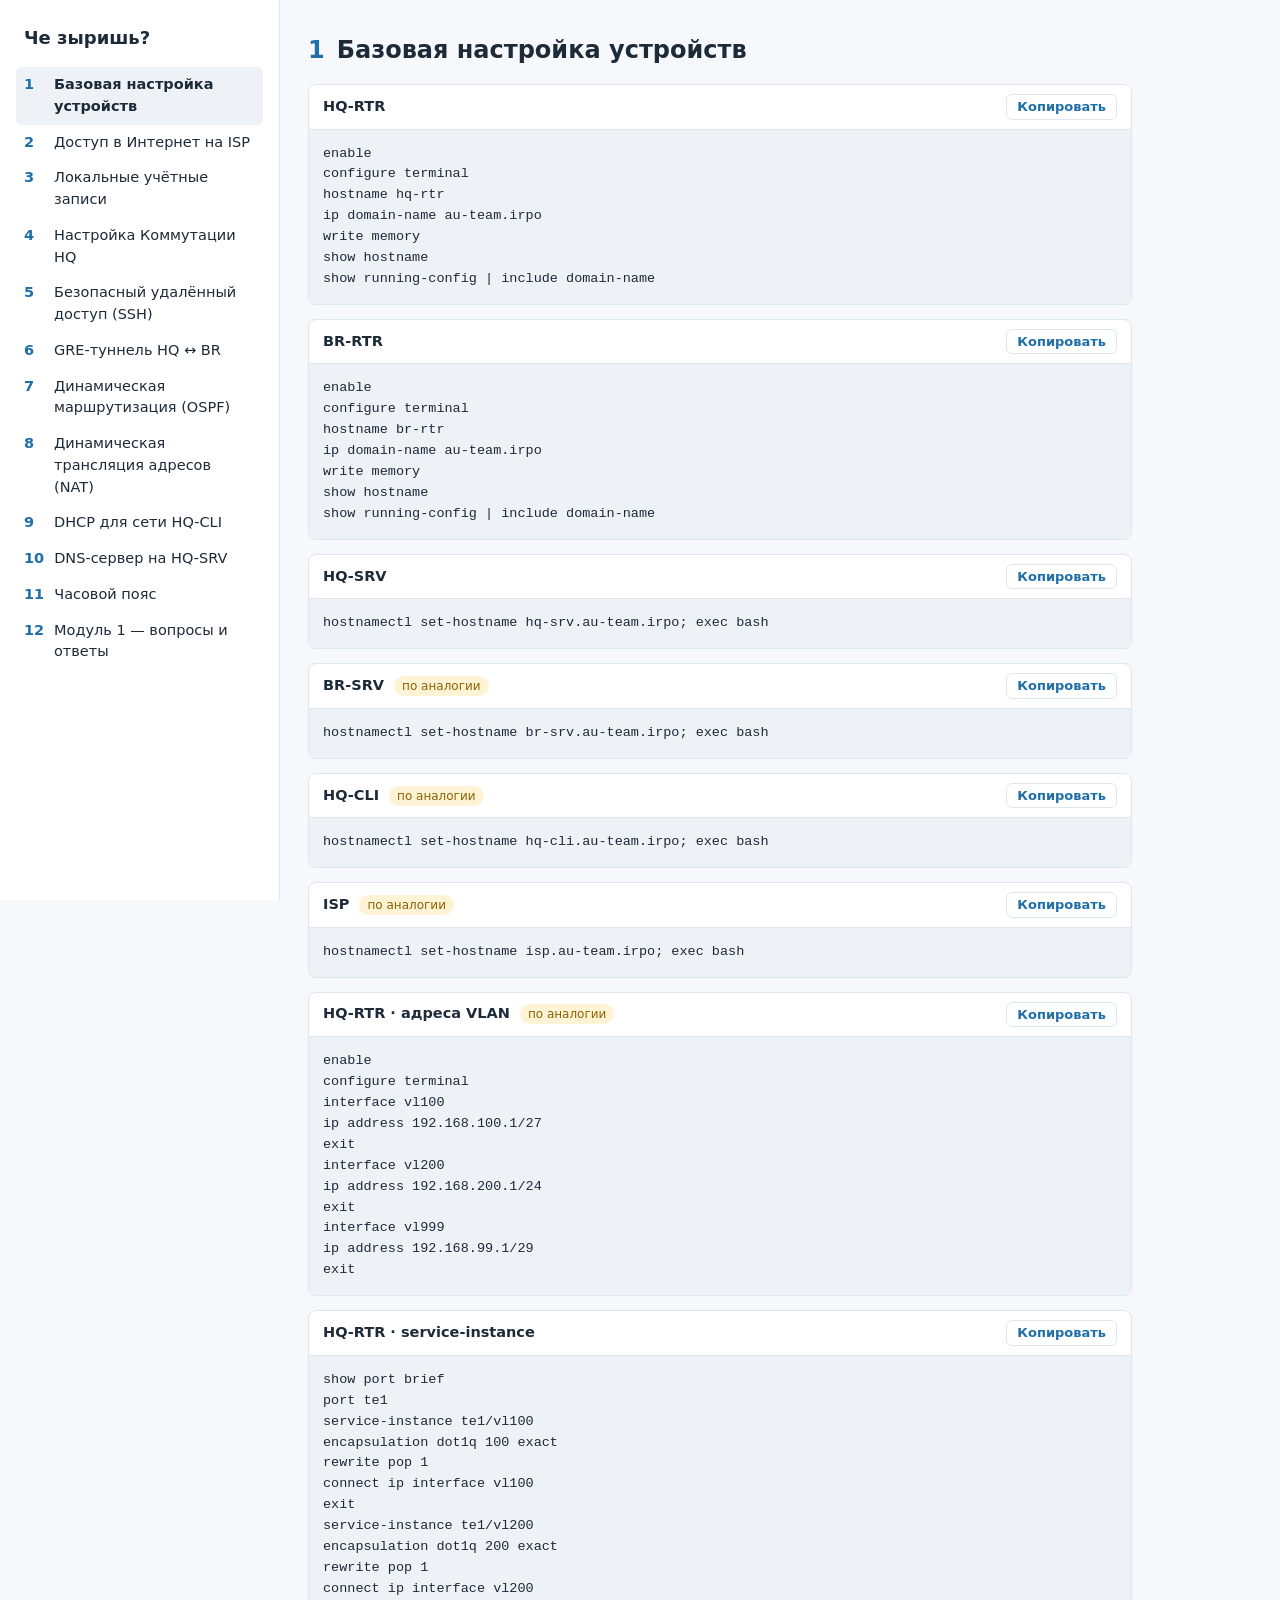
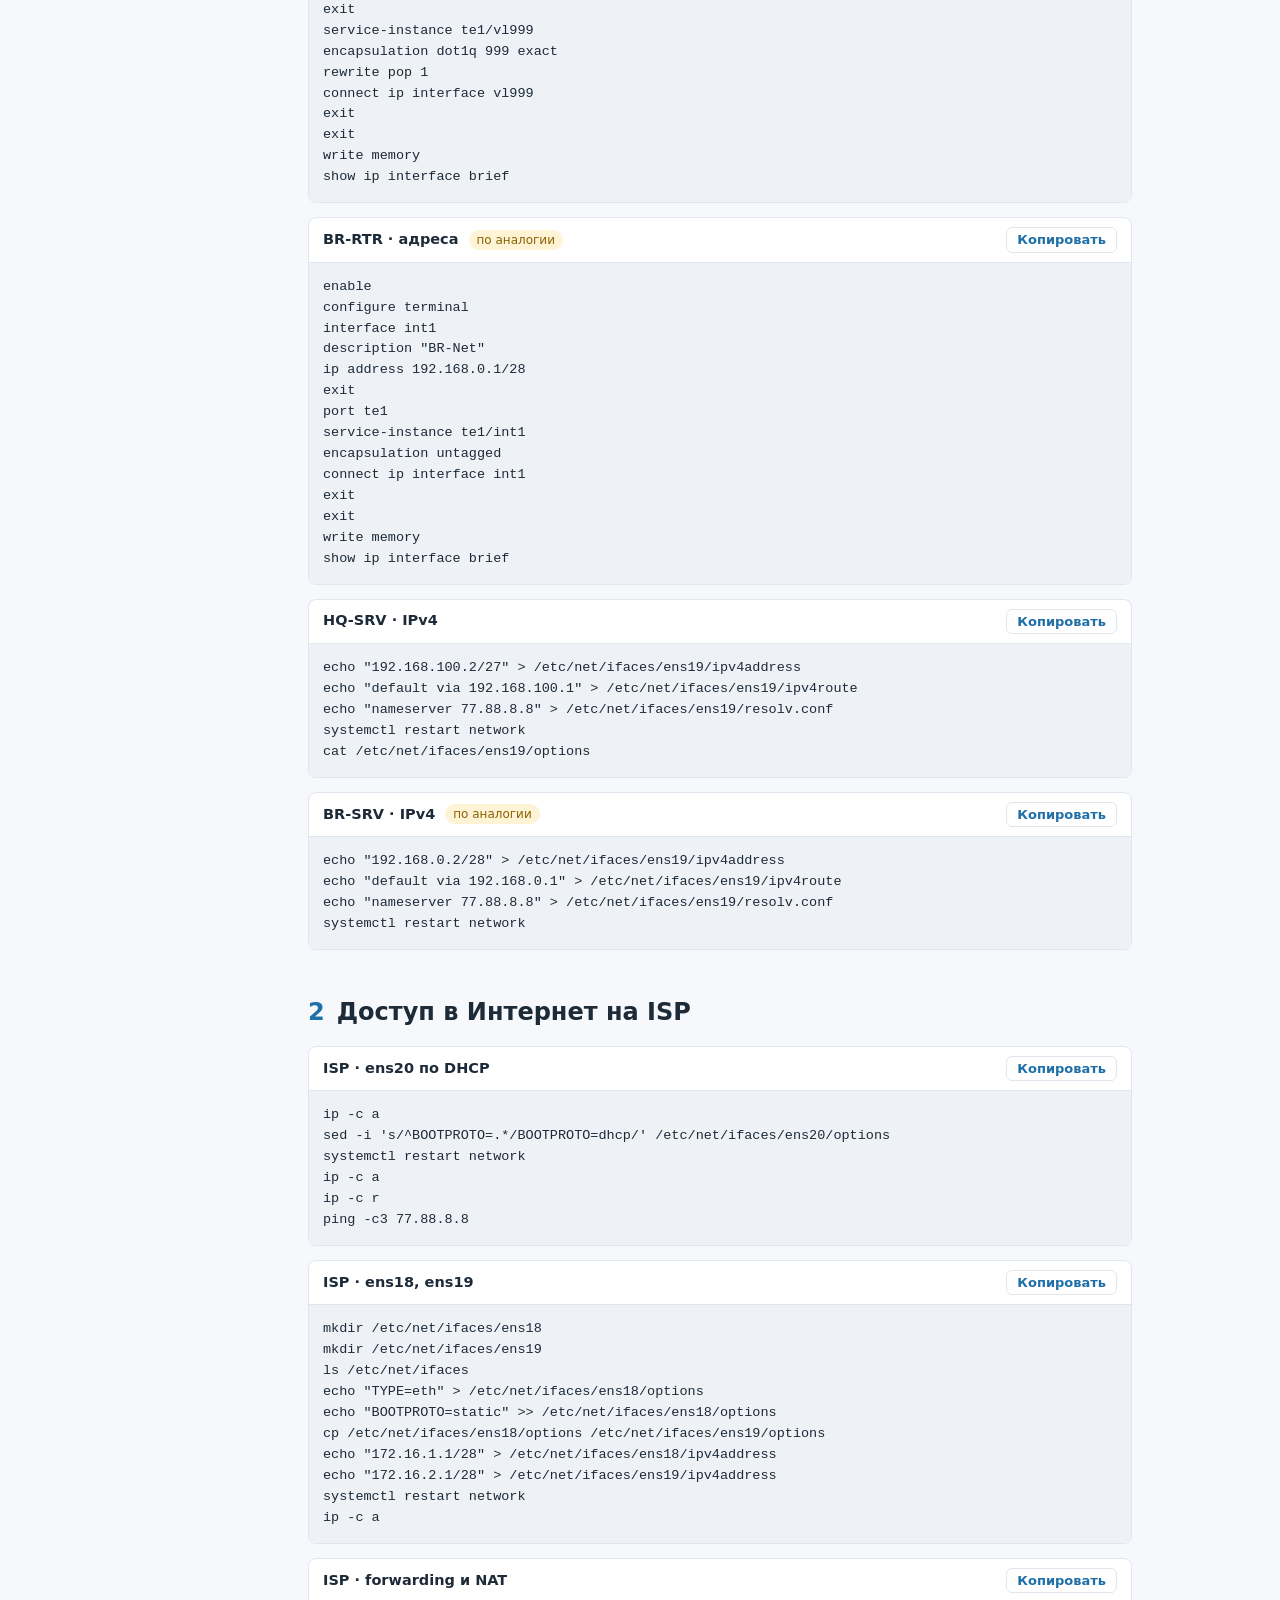
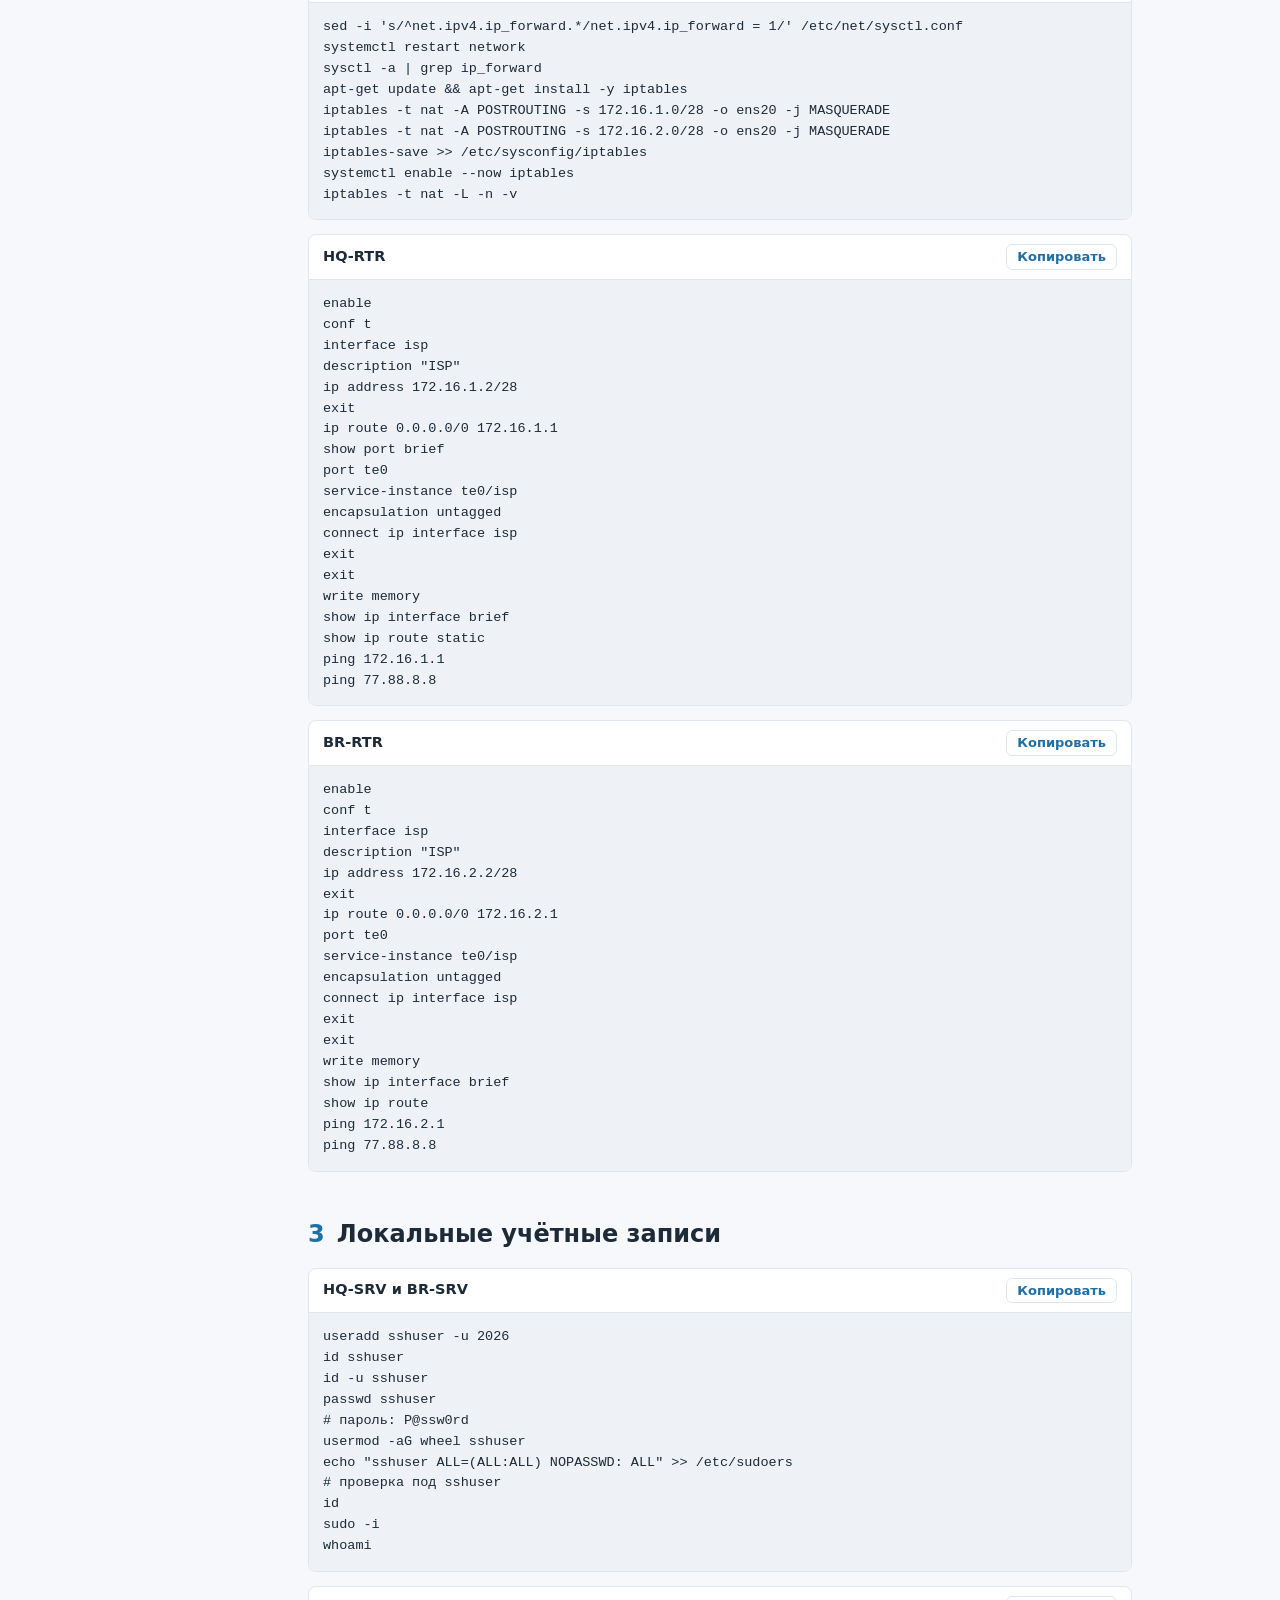
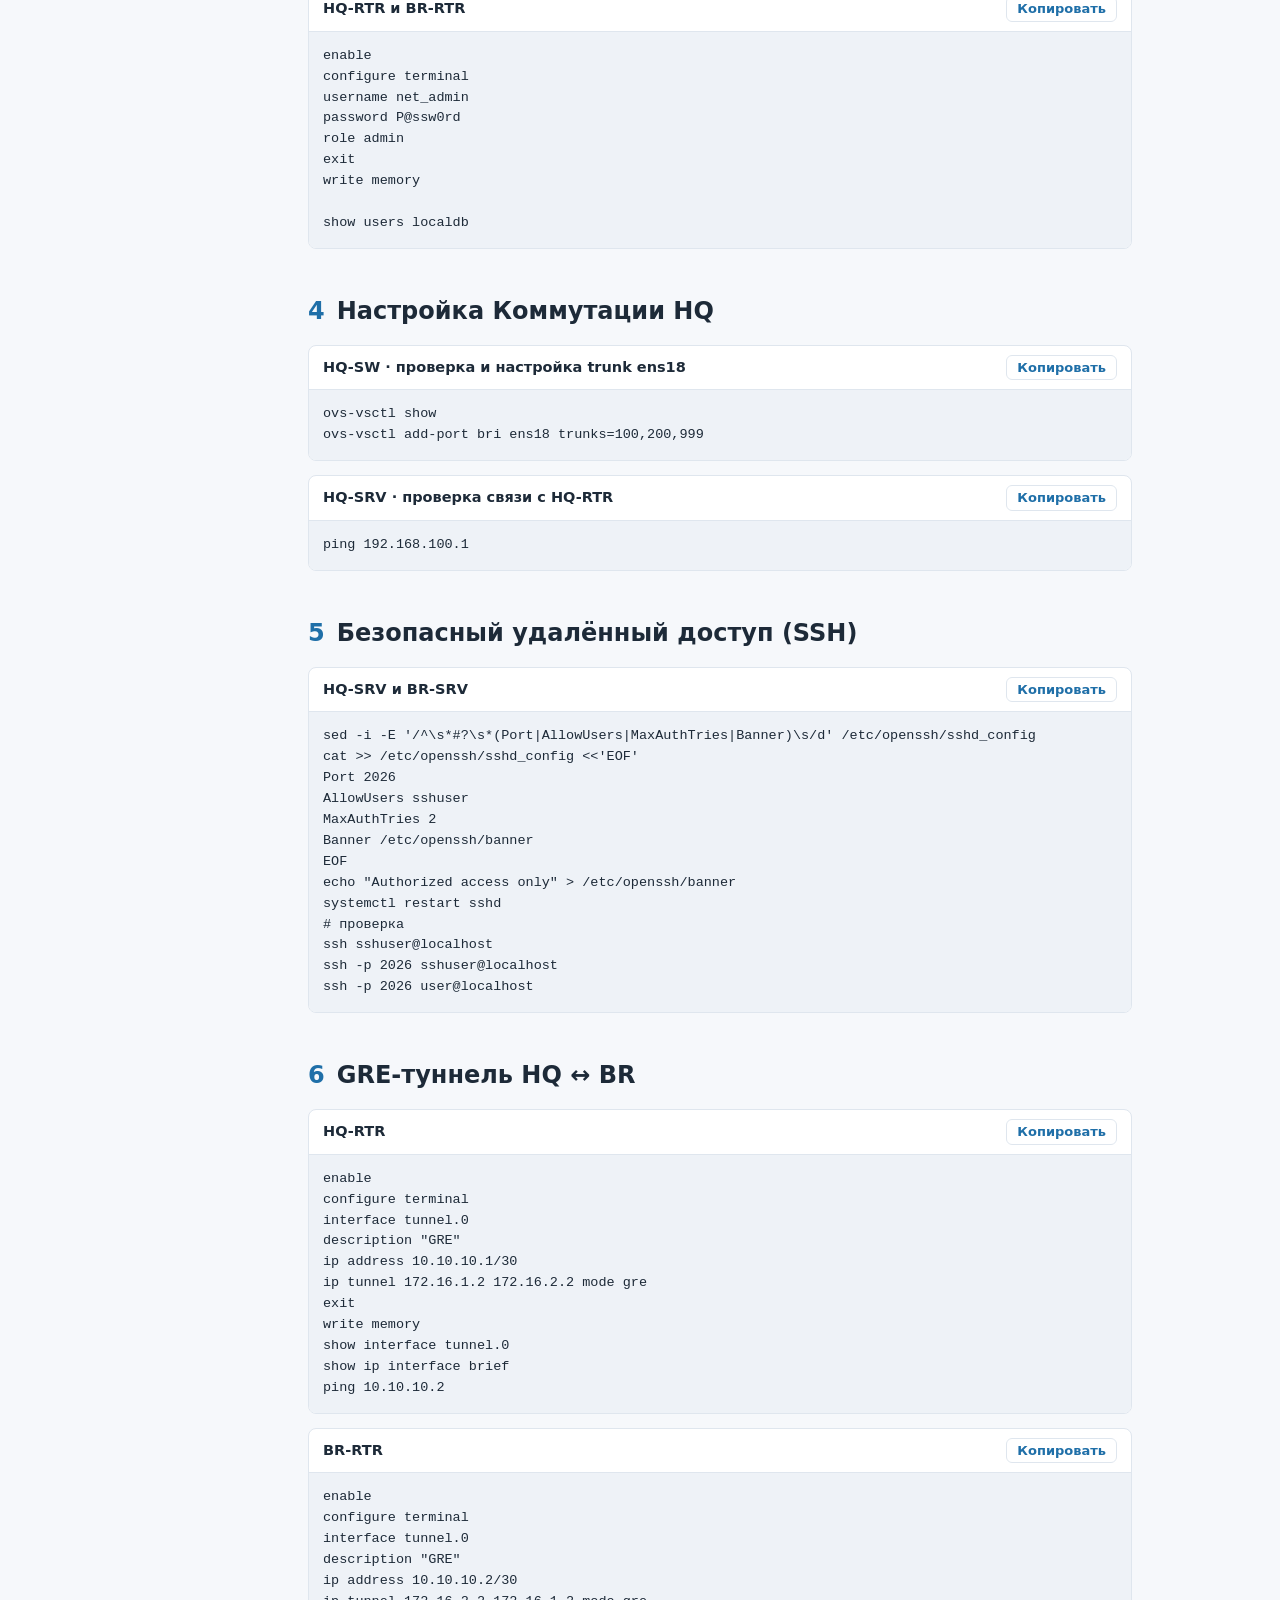
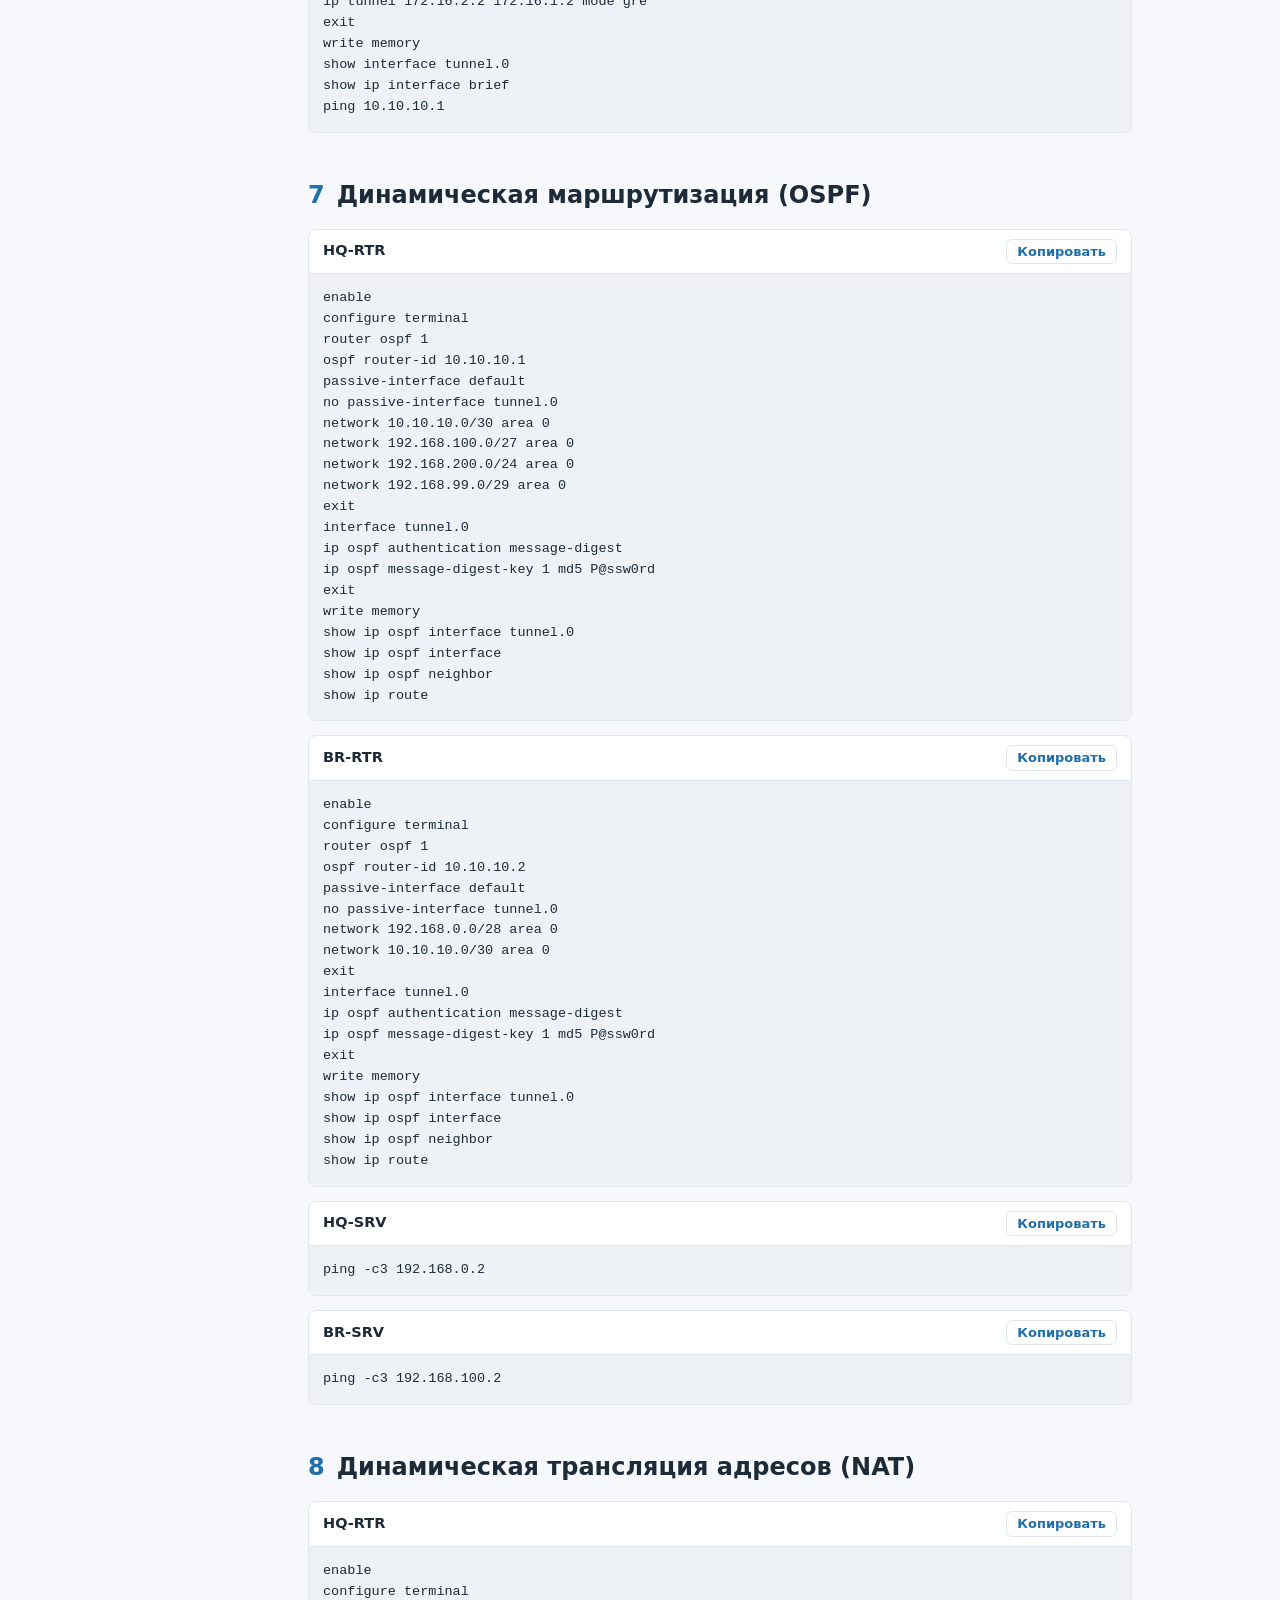
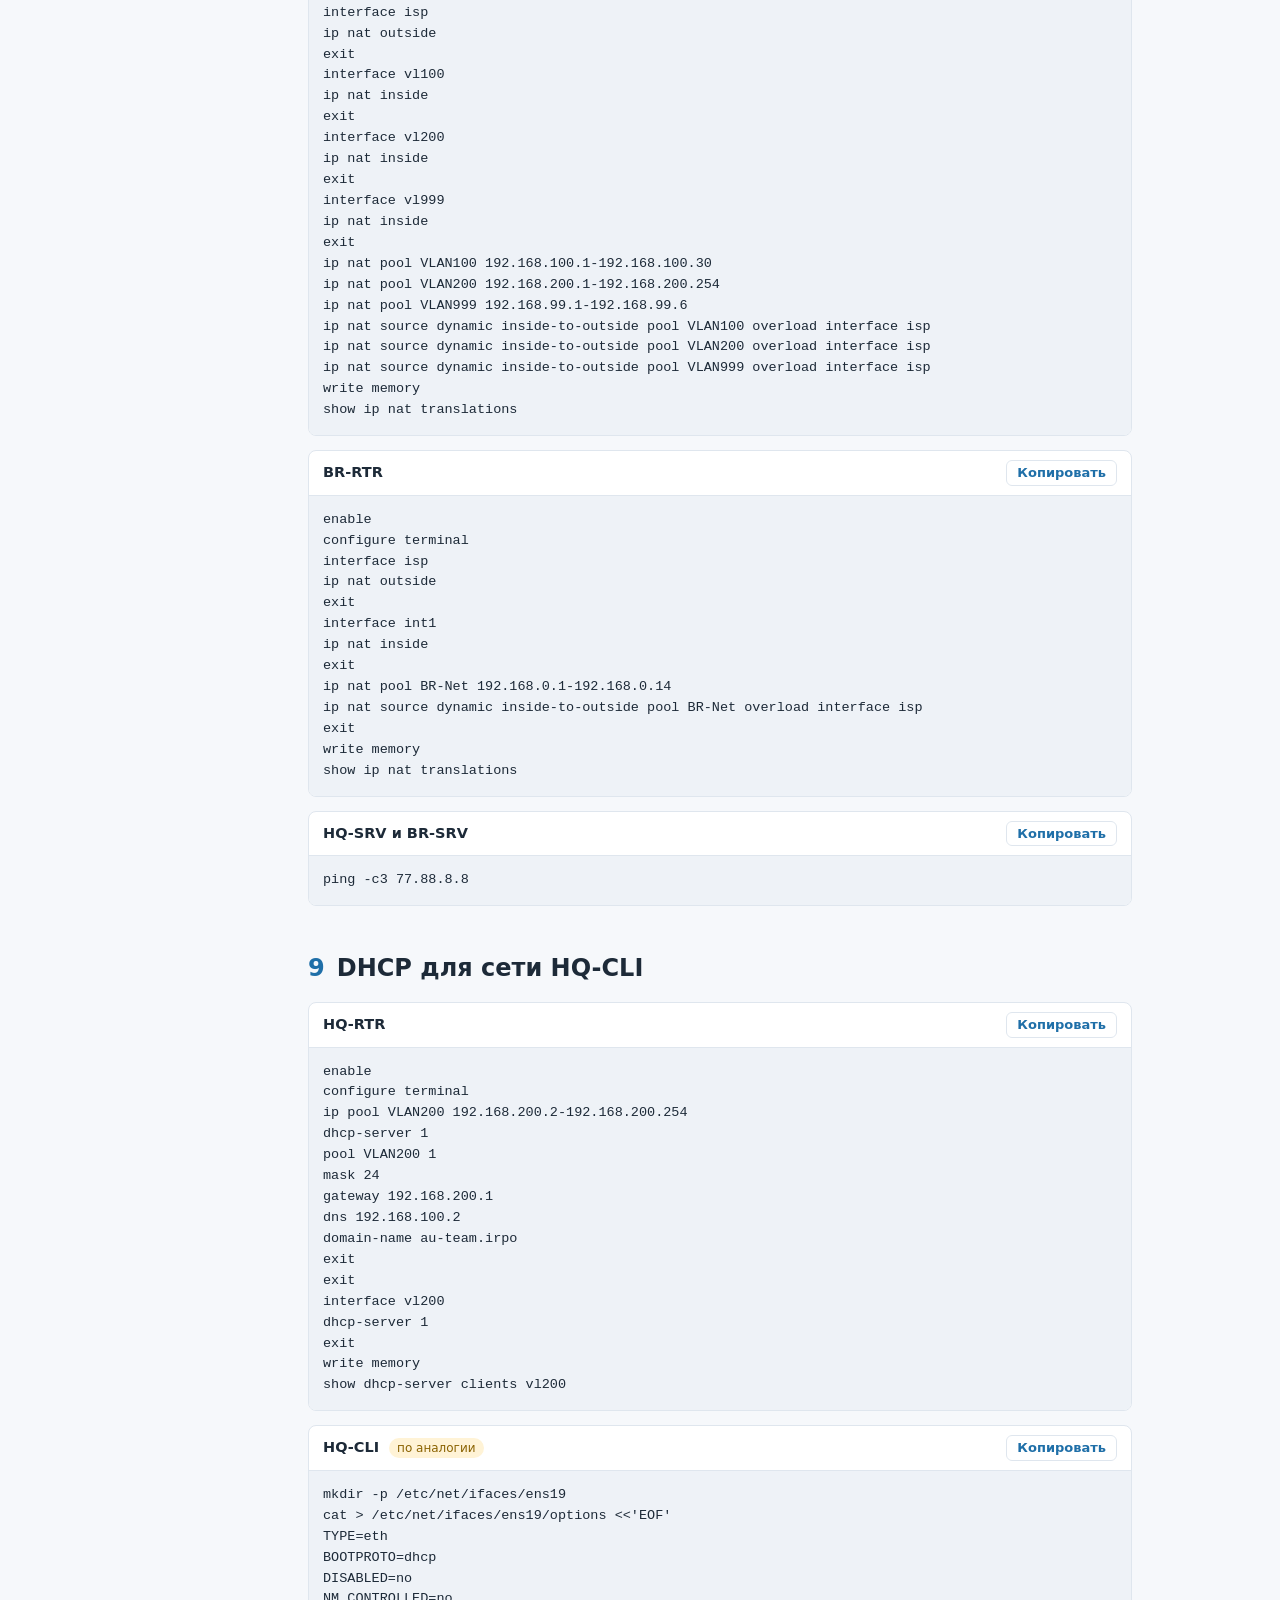
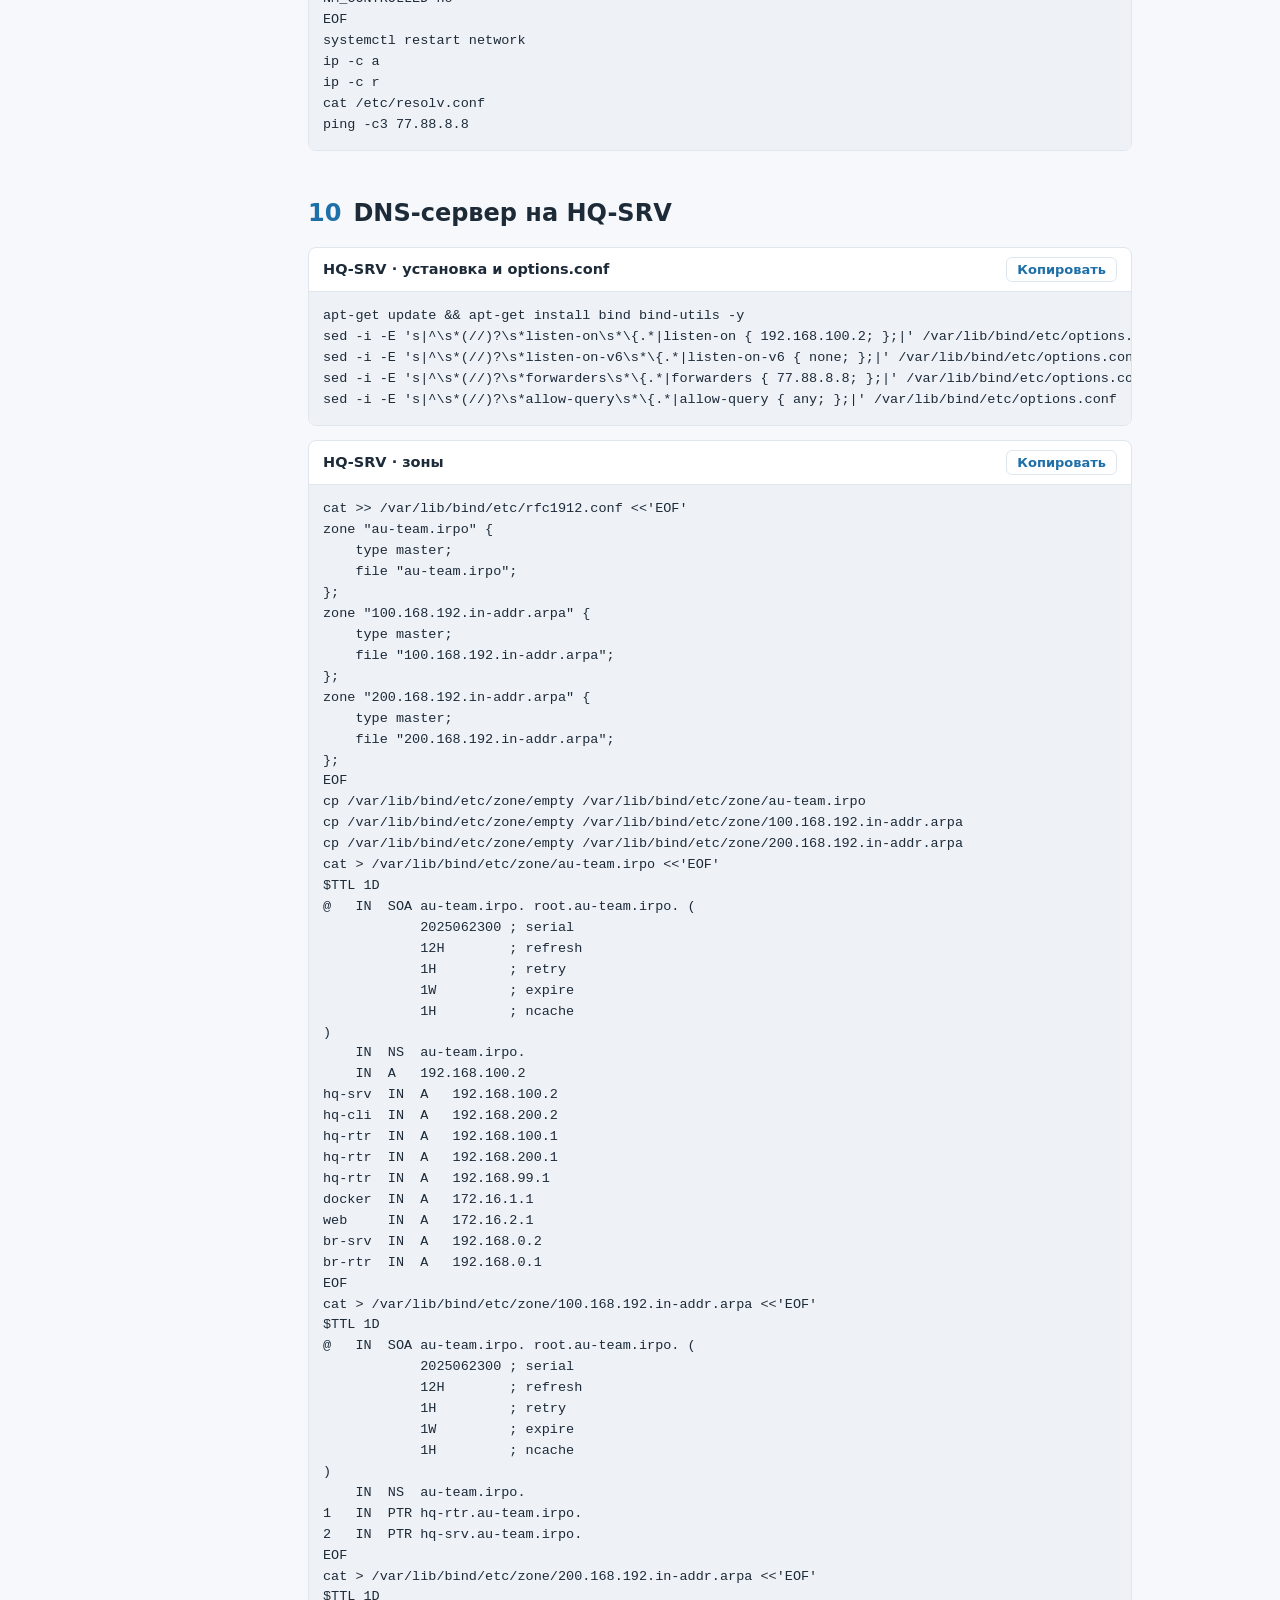
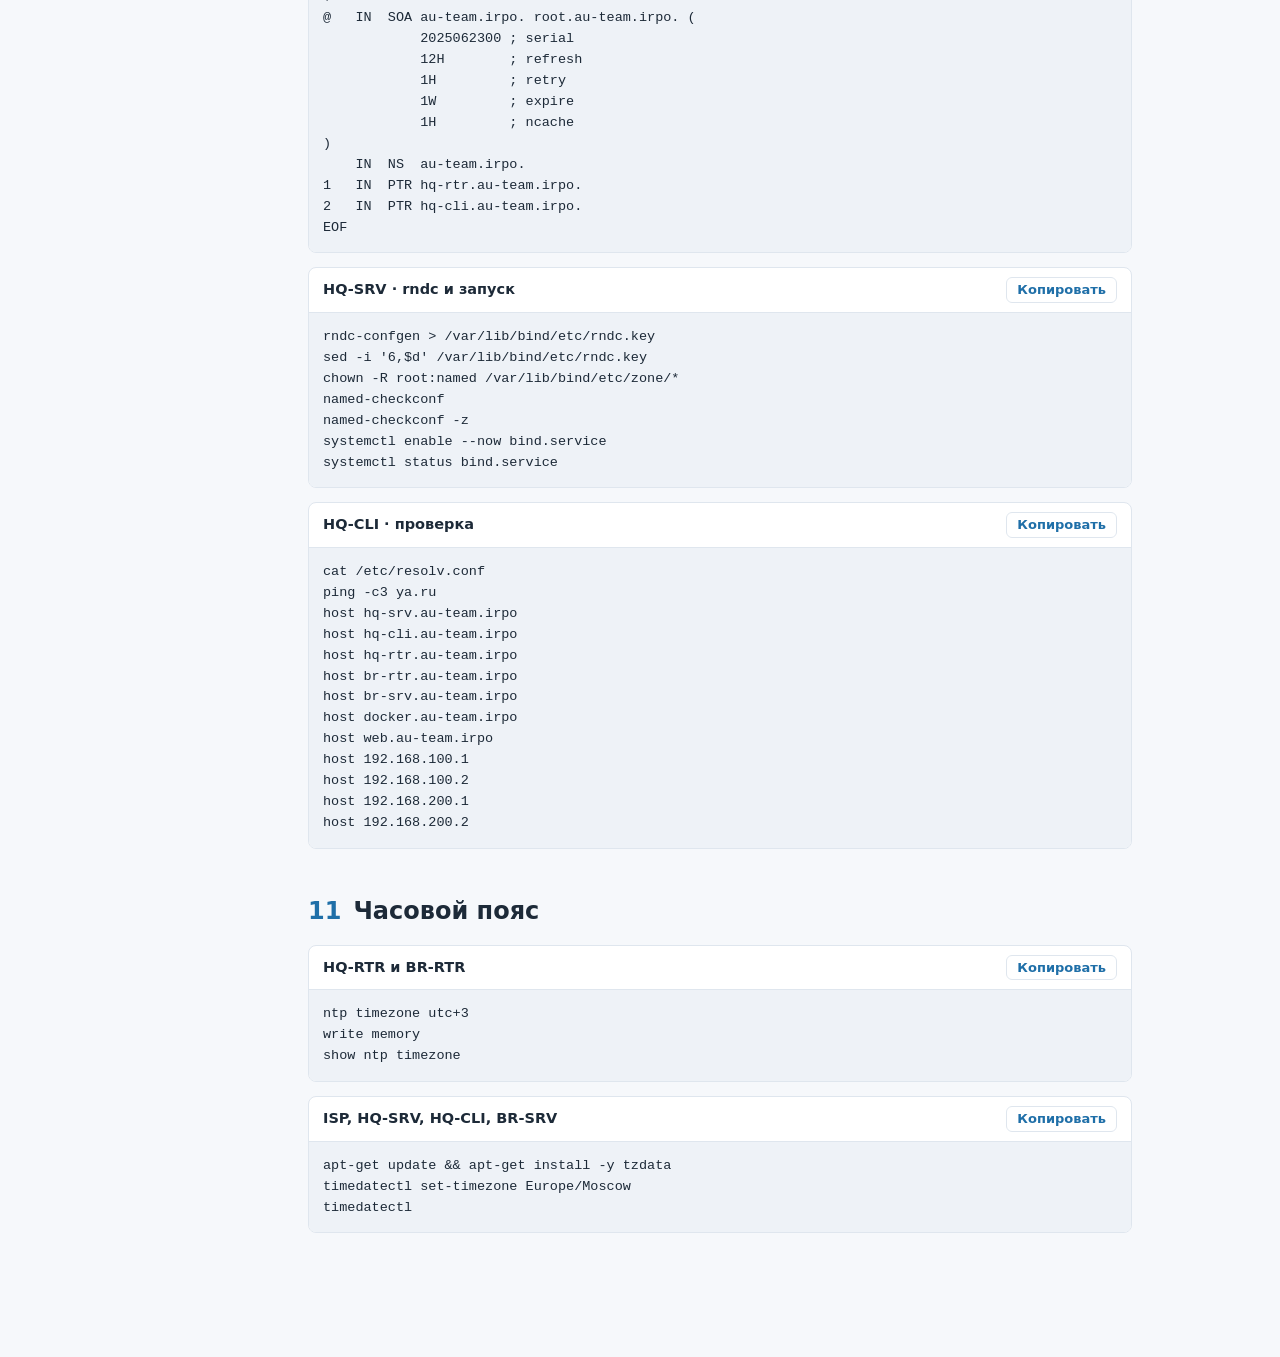
<file: index.html>
<!doctype html>
<html lang="ru">
<head>
  <meta charset="utf-8">
  <meta name="viewport" content="width=device-width,initial-scale=1">
  <title>nnp26 — lol</title>

  <style>
    /* ---------- Цвета ---------- */
    :root {
      --bg:   #f6f8fb;
      --ink:  #1d2a38;
      --mut:  #6b7b8c;
      --acc:  #1f6fa8;
      --line: #dfe6ee;
      --code: #eef2f7;
    }

    /* ---------- Общее ---------- */
    * { box-sizing: border-box; }
    html { scroll-behavior: smooth; }
    body {
      margin: 0;
      display: flex;
      font: 16px/1.5 "Segoe UI", system-ui, sans-serif;
      color: var(--ink);
      background: var(--bg);
    }

    /* ---------- Боковое меню ---------- */
    nav {
      position: sticky; top: 0;
      flex: none; width: 280px; height: 100vh;
      overflow: auto;
      padding: 24px 16px;
      background: #fff;
      border-right: 1px solid var(--line);
    }
    nav h1 { font-size: 18px; margin: 0 8px 16px; }
    nav a {
      display: flex; gap: 10px;
      padding: 7px 8px;
      border-radius: 6px;
      color: var(--ink); text-decoration: none; font-size: 14.5px;
    }
    nav a:hover, nav a:focus-visible, nav a.cur { background: var(--code); outline: 0; }
    nav a.cur { font-weight: 600; }
    nav b { min-width: 20px; color: var(--acc); }

    /* ---------- Контент ---------- */
    main { flex: 1; min-width: 0; max-width: 880px; padding: 32px 28px 80px; }
    section { margin-bottom: 44px; scroll-margin-top: 16px; }
    h2 { display: flex; gap: 12px; align-items: baseline; margin: 0 0 16px; font-size: 24px; }
    h2 span { color: var(--acc); font-weight: 700; }

    /* ---------- Блок с командами ---------- */
    .blk {
      margin-bottom: 14px;
      overflow: hidden;
      background: #fff;
      border: 1px solid var(--line);
      border-radius: 8px;
    }
    h3 {
      display: flex; gap: 10px; align-items: center;
      margin: 0; padding: 9px 14px;
      font-size: 14.5px; font-weight: 600;
      border-bottom: 1px solid var(--line);
    }
    h3 em {
      padding: 1px 8px;
      font-style: normal; font-weight: 400; font-size: 12px;
      color: #8a6200; background: #fff3d6; border-radius: 10px;
    }
    h3 button {
      margin-left: auto;
      padding: 2px 10px;
      font: inherit; font-size: 13px;
      color: var(--acc); background: none;
      border: 1px solid var(--line); border-radius: 6px;
      cursor: pointer;
    }
    h3 button:hover, h3 button:focus-visible { background: var(--code); }
    pre {
      margin: 0; padding: 14px;
      overflow-x: auto;
      background: var(--code);
      font: 13.5px/1.55 ui-monospace, Consolas, monospace;
    }

    /* ---------- Телефон ---------- */
    @media (max-width: 760px) {
      body { display: block; }
      nav {
        position: static; width: auto; height: auto;
        display: flex; flex-wrap: wrap; gap: 4px;
        border: 0; border-bottom: 1px solid var(--line);
      }
      nav h1 { width: 100%; }
      main { padding: 20px 14px; }
    }
  </style>
</head>

<body>

  <!-- ===================== МЕНЮ =====================
       Новый раздел: добавь сюда ссылку вида
       <a href="#t12"><b>12</b>Название</a>
       и ниже в <main> секцию с id="t12".
       ================================================ -->
  <nav>
    <h1>Че зыришь?</h1>
    <a href="#t1"><b>1</b>Базовая настройка устройств</a>
    <a href="#t2"><b>2</b>Доступ в Интернет на ISP</a>
    <a href="#t3"><b>3</b>Локальные учётные записи</a>
    <a href="#t4"><b>4</b>Настройка Коммутации HQ</a>
    <a href="#t5"><b>5</b>Безопасный удалённый доступ (SSH)</a>
    <a href="#t6"><b>6</b>GRE-туннель HQ ↔ BR</a>
    <a href="#t7"><b>7</b>Динамическая маршрутизация (OSPF)</a>
    <a href="#t8"><b>8</b>Динамическая трансляция адресов (NAT)</a>
    <a href="#t9"><b>9</b>DHCP для сети HQ-CLI</a>
    <a href="#t10"><b>10</b>DNS-сервер на HQ-SRV</a>
    <a href="#t11"><b>11</b>Часовой пояс</a>

    <!-- Отдельные страницы -->
    <a href="module1.html"><b>12</b>Модуль 1 — вопросы и ответы</a>
  </nav>

  <main>

    <!-- ===== 1. Базовая настройка устройств ===== -->
    <section id="t1">
      <h2><span>1</span>Базовая настройка устройств</h2>

      <!-- HQ-RTR -->
      <div class="blk">
        <h3>HQ-RTR<button type="button">Копировать</button></h3>
<pre>enable
configure terminal
hostname hq-rtr
ip domain-name au-team.irpo
write memory
show hostname
show running-config | include domain-name</pre>
      </div>

      <!-- BR-RTR -->
      <div class="blk">
        <h3>BR-RTR<button type="button">Копировать</button></h3>
<pre>enable
configure terminal
hostname br-rtr
ip domain-name au-team.irpo
write memory
show hostname
show running-config | include domain-name</pre>
      </div>

      <!-- HQ-SRV -->
      <div class="blk">
        <h3>HQ-SRV<button type="button">Копировать</button></h3>
<pre>hostnamectl set-hostname hq-srv.au-team.irpo; exec bash</pre>
      </div>

      <!-- BR-SRV -->
      <div class="blk">
        <h3>BR-SRV<em>по аналогии</em><button type="button">Копировать</button></h3>
<pre>hostnamectl set-hostname br-srv.au-team.irpo; exec bash</pre>
      </div>

      <!-- HQ-CLI -->
      <div class="blk">
        <h3>HQ-CLI<em>по аналогии</em><button type="button">Копировать</button></h3>
<pre>hostnamectl set-hostname hq-cli.au-team.irpo; exec bash</pre>
      </div>

      <!-- ISP -->
      <div class="blk">
        <h3>ISP<em>по аналогии</em><button type="button">Копировать</button></h3>
<pre>hostnamectl set-hostname isp.au-team.irpo; exec bash</pre>
      </div>

      <!-- HQ-RTR · адреса VLAN -->
      <div class="blk">
        <h3>HQ-RTR · адреса VLAN<em>по аналогии</em><button type="button">Копировать</button></h3>
<pre>enable
configure terminal
interface vl100
ip address 192.168.100.1/27
exit
interface vl200
ip address 192.168.200.1/24
exit
interface vl999
ip address 192.168.99.1/29
exit</pre>
      </div>

      <!-- HQ-RTR · service-instance -->
      <div class="blk">
        <h3>HQ-RTR · service-instance<button type="button">Копировать</button></h3>
<pre>show port brief
port te1
service-instance te1/vl100
encapsulation dot1q 100 exact
rewrite pop 1
connect ip interface vl100
exit
service-instance te1/vl200
encapsulation dot1q 200 exact
rewrite pop 1
connect ip interface vl200
exit
service-instance te1/vl999
encapsulation dot1q 999 exact
rewrite pop 1
connect ip interface vl999
exit
exit
write memory
show ip interface brief</pre>
      </div>

      <!-- BR-RTR · адреса -->
      <div class="blk">
        <h3>BR-RTR · адреса<em>по аналогии</em><button type="button">Копировать</button></h3>
<pre>enable
configure terminal
interface int1
description "BR-Net"
ip address 192.168.0.1/28
exit
port te1
service-instance te1/int1
encapsulation untagged
connect ip interface int1
exit
exit
write memory
show ip interface brief</pre>
      </div>

      <!-- HQ-SRV · IPv4 -->
      <div class="blk">
        <h3>HQ-SRV · IPv4<button type="button">Копировать</button></h3>
<pre>echo "192.168.100.2/27" &gt; /etc/net/ifaces/ens19/ipv4address
echo "default via 192.168.100.1" &gt; /etc/net/ifaces/ens19/ipv4route
echo "nameserver 77.88.8.8" &gt; /etc/net/ifaces/ens19/resolv.conf
systemctl restart network
cat /etc/net/ifaces/ens19/options</pre>
      </div>

      <!-- BR-SRV · IPv4 -->
      <div class="blk">
        <h3>BR-SRV · IPv4<em>по аналогии</em><button type="button">Копировать</button></h3>
<pre>echo "192.168.0.2/28" &gt; /etc/net/ifaces/ens19/ipv4address
echo "default via 192.168.0.1" &gt; /etc/net/ifaces/ens19/ipv4route
echo "nameserver 77.88.8.8" &gt; /etc/net/ifaces/ens19/resolv.conf
systemctl restart network</pre>
      </div>
    </section>

    <!-- ===== 2. Доступ в Интернет на ISP ===== -->
    <section id="t2">
      <h2><span>2</span>Доступ в Интернет на ISP</h2>

      <!-- ISP · ens20 по DHCP -->
      <div class="blk">
        <h3>ISP · ens20 по DHCP<button type="button">Копировать</button></h3>
<pre>ip -c a
sed -i 's/^BOOTPROTO=.*/BOOTPROTO=dhcp/' /etc/net/ifaces/ens20/options
systemctl restart network
ip -c a
ip -c r
ping -c3 77.88.8.8</pre>
      </div>

      <!-- ISP · ens18, ens19 -->
      <div class="blk">
        <h3>ISP · ens18, ens19<button type="button">Копировать</button></h3>
<pre>mkdir /etc/net/ifaces/ens18
mkdir /etc/net/ifaces/ens19
ls /etc/net/ifaces
echo "TYPE=eth" &gt; /etc/net/ifaces/ens18/options
echo "BOOTPROTO=static" &gt;&gt; /etc/net/ifaces/ens18/options
cp /etc/net/ifaces/ens18/options /etc/net/ifaces/ens19/options
echo "172.16.1.1/28" &gt; /etc/net/ifaces/ens18/ipv4address
echo "172.16.2.1/28" &gt; /etc/net/ifaces/ens19/ipv4address
systemctl restart network
ip -c a</pre>
      </div>

      <!-- ISP · forwarding и NAT -->
      <div class="blk">
        <h3>ISP · forwarding и NAT<button type="button">Копировать</button></h3>
<pre>sed -i 's/^net.ipv4.ip_forward.*/net.ipv4.ip_forward = 1/' /etc/net/sysctl.conf
systemctl restart network
sysctl -a | grep ip_forward
apt-get update &amp;&amp; apt-get install -y iptables
iptables -t nat -A POSTROUTING -s 172.16.1.0/28 -o ens20 -j MASQUERADE
iptables -t nat -A POSTROUTING -s 172.16.2.0/28 -o ens20 -j MASQUERADE
iptables-save &gt;&gt; /etc/sysconfig/iptables
systemctl enable --now iptables
iptables -t nat -L -n -v</pre>
      </div>

      <!-- HQ-RTR -->
      <div class="blk">
        <h3>HQ-RTR<button type="button">Копировать</button></h3>
<pre>enable
conf t
interface isp
description "ISP"
ip address 172.16.1.2/28
exit
ip route 0.0.0.0/0 172.16.1.1
show port brief
port te0
service-instance te0/isp
encapsulation untagged
connect ip interface isp
exit
exit
write memory
show ip interface brief
show ip route static
ping 172.16.1.1
ping 77.88.8.8</pre>
      </div>

      <!-- BR-RTR -->
      <div class="blk">
        <h3>BR-RTR<button type="button">Копировать</button></h3>
<pre>enable
conf t
interface isp
description "ISP"
ip address 172.16.2.2/28
exit
ip route 0.0.0.0/0 172.16.2.1
port te0
service-instance te0/isp
encapsulation untagged
connect ip interface isp
exit
exit
write memory
show ip interface brief
show ip route
ping 172.16.2.1
ping 77.88.8.8</pre>
      </div>
    </section>

    <!-- ===== 3. Локальные учётные записи ===== -->
    <section id="t3">
      <h2><span>3</span>Локальные учётные записи</h2>

      <!-- HQ-SRV и BR-SRV -->
      <div class="blk">
        <h3>HQ-SRV и BR-SRV<button type="button">Копировать</button></h3>
<pre>useradd sshuser -u 2026
id sshuser
id -u sshuser
passwd sshuser
# пароль: P@ssw0rd
usermod -aG wheel sshuser
echo "sshuser ALL=(ALL:ALL) NOPASSWD: ALL" &gt;&gt; /etc/sudoers
# проверка под sshuser
id
sudo -i
whoami</pre>
      </div>

      <!-- HQ-RTR и BR-RTR -->
      <div class="blk">
        <h3>HQ-RTR и BR-RTR<button type="button">Копировать</button></h3>
<pre>enable
configure terminal
username net_admin
password P@ssw0rd
role admin
exit
write memory

show users localdb</pre>
      </div>
    </section>

    <!-- ===== 4. Настройка Коммутации HQ ===== -->
    <section id="t4">
      <h2><span>4</span>Настройка Коммутации HQ</h2>

      <!-- HQ-SW · проверка и настройка trunk ens18 -->
      <div class="blk">
        <h3>HQ-SW · проверка и настройка trunk ens18<button type="button">Копировать</button></h3>
<pre>ovs-vsctl show
ovs-vsctl add-port bri ens18 trunks=100,200,999</pre>
      </div>

      <!-- HQ-SRV · проверка связи с HQ-RTR -->
      <div class="blk">
        <h3>HQ-SRV · проверка связи с HQ-RTR<button type="button">Копировать</button></h3>
<pre>ping 192.168.100.1</pre>
      </div>
    </section>

    <!-- ===== 5. Безопасный удалённый доступ (SSH) ===== -->
    <section id="t5">
      <h2><span>5</span>Безопасный удалённый доступ (SSH)</h2>

      <!-- HQ-SRV и BR-SRV -->
      <div class="blk">
        <h3>HQ-SRV и BR-SRV<button type="button">Копировать</button></h3>
<pre>sed -i -E '/^\s*#?\s*(Port|AllowUsers|MaxAuthTries|Banner)\s/d' /etc/openssh/sshd_config
cat &gt;&gt; /etc/openssh/sshd_config &lt;&lt;'EOF'
Port 2026
AllowUsers sshuser
MaxAuthTries 2
Banner /etc/openssh/banner
EOF
echo "Authorized access only" &gt; /etc/openssh/banner
systemctl restart sshd
# проверка
ssh sshuser@localhost
ssh -p 2026 sshuser@localhost
ssh -p 2026 user@localhost</pre>
      </div>
    </section>

    <!-- ===== 6. GRE-туннель HQ ↔ BR ===== -->
    <section id="t6">
      <h2><span>6</span>GRE-туннель HQ ↔ BR</h2>

      <!-- HQ-RTR -->
      <div class="blk">
        <h3>HQ-RTR<button type="button">Копировать</button></h3>
<pre>enable
configure terminal
interface tunnel.0
description "GRE"
ip address 10.10.10.1/30
ip tunnel 172.16.1.2 172.16.2.2 mode gre
exit
write memory
show interface tunnel.0
show ip interface brief
ping 10.10.10.2</pre>
      </div>

      <!-- BR-RTR -->
      <div class="blk">
        <h3>BR-RTR<button type="button">Копировать</button></h3>
<pre>enable
configure terminal
interface tunnel.0
description "GRE"
ip address 10.10.10.2/30
ip tunnel 172.16.2.2 172.16.1.2 mode gre
exit
write memory
show interface tunnel.0
show ip interface brief
ping 10.10.10.1</pre>
      </div>
    </section>

    <!-- ===== 7. Динамическая маршрутизация (OSPF) ===== -->
    <section id="t7">
      <h2><span>7</span>Динамическая маршрутизация (OSPF)</h2>

      <!-- HQ-RTR -->
      <div class="blk">
        <h3>HQ-RTR<button type="button">Копировать</button></h3>
<pre>enable
configure terminal
router ospf 1
ospf router-id 10.10.10.1
passive-interface default
no passive-interface tunnel.0
network 10.10.10.0/30 area 0
network 192.168.100.0/27 area 0
network 192.168.200.0/24 area 0
network 192.168.99.0/29 area 0
exit
interface tunnel.0
ip ospf authentication message-digest
ip ospf message-digest-key 1 md5 P@ssw0rd
exit
write memory
show ip ospf interface tunnel.0
show ip ospf interface
show ip ospf neighbor
show ip route</pre>
      </div>

      <!-- BR-RTR -->
      <div class="blk">
        <h3>BR-RTR<button type="button">Копировать</button></h3>
<pre>enable
configure terminal
router ospf 1
ospf router-id 10.10.10.2
passive-interface default
no passive-interface tunnel.0
network 192.168.0.0/28 area 0
network 10.10.10.0/30 area 0
exit
interface tunnel.0
ip ospf authentication message-digest
ip ospf message-digest-key 1 md5 P@ssw0rd
exit
write memory
show ip ospf interface tunnel.0
show ip ospf interface
show ip ospf neighbor
show ip route</pre>
      </div>

      <!-- HQ-SRV -->
      <div class="blk">
        <h3>HQ-SRV<button type="button">Копировать</button></h3>
<pre>ping -c3 192.168.0.2</pre>
      </div>

      <!-- BR-SRV -->
      <div class="blk">
        <h3>BR-SRV<button type="button">Копировать</button></h3>
<pre>ping -c3 192.168.100.2</pre>
      </div>
    </section>

    <!-- ===== 8. Динамическая трансляция адресов (NAT) ===== -->
    <section id="t8">
      <h2><span>8</span>Динамическая трансляция адресов (NAT)</h2>

      <!-- HQ-RTR -->
      <div class="blk">
        <h3>HQ-RTR<button type="button">Копировать</button></h3>
<pre>enable
configure terminal
interface isp
ip nat outside
exit
interface vl100
ip nat inside
exit
interface vl200
ip nat inside
exit
interface vl999
ip nat inside
exit
ip nat pool VLAN100 192.168.100.1-192.168.100.30
ip nat pool VLAN200 192.168.200.1-192.168.200.254
ip nat pool VLAN999 192.168.99.1-192.168.99.6
ip nat source dynamic inside-to-outside pool VLAN100 overload interface isp
ip nat source dynamic inside-to-outside pool VLAN200 overload interface isp
ip nat source dynamic inside-to-outside pool VLAN999 overload interface isp
write memory
show ip nat translations</pre>
      </div>

      <!-- BR-RTR -->
      <div class="blk">
        <h3>BR-RTR<button type="button">Копировать</button></h3>
<pre>enable
configure terminal
interface isp
ip nat outside
exit
interface int1
ip nat inside
exit
ip nat pool BR-Net 192.168.0.1-192.168.0.14
ip nat source dynamic inside-to-outside pool BR-Net overload interface isp
exit
write memory
show ip nat translations</pre>
      </div>

      <!-- HQ-SRV и BR-SRV -->
      <div class="blk">
        <h3>HQ-SRV и BR-SRV<button type="button">Копировать</button></h3>
<pre>ping -c3 77.88.8.8</pre>
      </div>
    </section>

    <!-- ===== 9. DHCP для сети HQ-CLI ===== -->
    <section id="t9">
      <h2><span>9</span>DHCP для сети HQ-CLI</h2>

      <!-- HQ-RTR -->
      <div class="blk">
        <h3>HQ-RTR<button type="button">Копировать</button></h3>
<pre>enable
configure terminal
ip pool VLAN200 192.168.200.2-192.168.200.254
dhcp-server 1
pool VLAN200 1
mask 24
gateway 192.168.200.1
dns 192.168.100.2
domain-name au-team.irpo
exit
exit
interface vl200
dhcp-server 1
exit
write memory
show dhcp-server clients vl200</pre>
      </div>

      <!-- HQ-CLI -->
      <div class="blk">
        <h3>HQ-CLI<em>по аналогии</em><button type="button">Копировать</button></h3>
<pre>mkdir -p /etc/net/ifaces/ens19
cat &gt; /etc/net/ifaces/ens19/options &lt;&lt;'EOF'
TYPE=eth
BOOTPROTO=dhcp
DISABLED=no
NM_CONTROLLED=no
EOF
systemctl restart network
ip -c a
ip -c r
cat /etc/resolv.conf
ping -c3 77.88.8.8</pre>
      </div>
    </section>

    <!-- ===== 10. DNS-сервер на HQ-SRV ===== -->
    <section id="t10">
      <h2><span>10</span>DNS-сервер на HQ-SRV</h2>

      <!-- HQ-SRV · установка и options.conf -->
      <div class="blk">
        <h3>HQ-SRV · установка и options.conf<button type="button">Копировать</button></h3>
<pre>apt-get update &amp;&amp; apt-get install bind bind-utils -y
sed -i -E 's|^\s*(//)?\s*listen-on\s*\{.*|listen-on { 192.168.100.2; };|' /var/lib/bind/etc/options.conf
sed -i -E 's|^\s*(//)?\s*listen-on-v6\s*\{.*|listen-on-v6 { none; };|' /var/lib/bind/etc/options.conf
sed -i -E 's|^\s*(//)?\s*forwarders\s*\{.*|forwarders { 77.88.8.8; };|' /var/lib/bind/etc/options.conf
sed -i -E 's|^\s*(//)?\s*allow-query\s*\{.*|allow-query { any; };|' /var/lib/bind/etc/options.conf</pre>
      </div>

      <!-- HQ-SRV · зоны -->
      <div class="blk">
        <h3>HQ-SRV · зоны<button type="button">Копировать</button></h3>
<pre>cat &gt;&gt; /var/lib/bind/etc/rfc1912.conf &lt;&lt;'EOF'
zone "au-team.irpo" {
    type master;
    file "au-team.irpo";
};
zone "100.168.192.in-addr.arpa" {
    type master;
    file "100.168.192.in-addr.arpa";
};
zone "200.168.192.in-addr.arpa" {
    type master;
    file "200.168.192.in-addr.arpa";
};
EOF
cp /var/lib/bind/etc/zone/empty /var/lib/bind/etc/zone/au-team.irpo
cp /var/lib/bind/etc/zone/empty /var/lib/bind/etc/zone/100.168.192.in-addr.arpa
cp /var/lib/bind/etc/zone/empty /var/lib/bind/etc/zone/200.168.192.in-addr.arpa
cat &gt; /var/lib/bind/etc/zone/au-team.irpo &lt;&lt;'EOF'
$TTL 1D
@   IN  SOA au-team.irpo. root.au-team.irpo. (
            2025062300 ; serial
            12H        ; refresh
            1H         ; retry
            1W         ; expire
            1H         ; ncache
)
    IN  NS  au-team.irpo.
    IN  A   192.168.100.2
hq-srv  IN  A   192.168.100.2
hq-cli  IN  A   192.168.200.2
hq-rtr  IN  A   192.168.100.1
hq-rtr  IN  A   192.168.200.1
hq-rtr  IN  A   192.168.99.1
docker  IN  A   172.16.1.1
web     IN  A   172.16.2.1
br-srv  IN  A   192.168.0.2
br-rtr  IN  A   192.168.0.1
EOF
cat &gt; /var/lib/bind/etc/zone/100.168.192.in-addr.arpa &lt;&lt;'EOF'
$TTL 1D
@   IN  SOA au-team.irpo. root.au-team.irpo. (
            2025062300 ; serial
            12H        ; refresh
            1H         ; retry
            1W         ; expire
            1H         ; ncache
)
    IN  NS  au-team.irpo.
1   IN  PTR hq-rtr.au-team.irpo.
2   IN  PTR hq-srv.au-team.irpo.
EOF
cat &gt; /var/lib/bind/etc/zone/200.168.192.in-addr.arpa &lt;&lt;'EOF'
$TTL 1D
@   IN  SOA au-team.irpo. root.au-team.irpo. (
            2025062300 ; serial
            12H        ; refresh
            1H         ; retry
            1W         ; expire
            1H         ; ncache
)
    IN  NS  au-team.irpo.
1   IN  PTR hq-rtr.au-team.irpo.
2   IN  PTR hq-cli.au-team.irpo.
EOF</pre>
      </div>

      <!-- HQ-SRV · rndc и запуск -->
      <div class="blk">
        <h3>HQ-SRV · rndc и запуск<button type="button">Копировать</button></h3>
<pre>rndc-confgen &gt; /var/lib/bind/etc/rndc.key
sed -i '6,$d' /var/lib/bind/etc/rndc.key
chown -R root:named /var/lib/bind/etc/zone/*
named-checkconf
named-checkconf -z
systemctl enable --now bind.service
systemctl status bind.service</pre>
      </div>

      <!-- HQ-CLI · проверка -->
      <div class="blk">
        <h3>HQ-CLI · проверка<button type="button">Копировать</button></h3>
<pre>cat /etc/resolv.conf
ping -c3 ya.ru
host hq-srv.au-team.irpo
host hq-cli.au-team.irpo
host hq-rtr.au-team.irpo
host br-rtr.au-team.irpo
host br-srv.au-team.irpo
host docker.au-team.irpo
host web.au-team.irpo
host 192.168.100.1
host 192.168.100.2
host 192.168.200.1
host 192.168.200.2</pre>
      </div>
    </section>

    <!-- ===== 11. Часовой пояс ===== -->
    <section id="t11">
      <h2><span>11</span>Часовой пояс</h2>

      <!-- HQ-RTR и BR-RTR -->
      <div class="blk">
        <h3>HQ-RTR и BR-RTR<button type="button">Копировать</button></h3>
<pre>ntp timezone utc+3
write memory
show ntp timezone</pre>
      </div>

      <!-- ISP, HQ-SRV, HQ-CLI, BR-SRV -->
      <div class="blk">
        <h3>ISP, HQ-SRV, HQ-CLI, BR-SRV<button type="button">Копировать</button></h3>
<pre>apt-get update &amp;&amp; apt-get install -y tzdata
timedatectl set-timezone Europe/Moscow
timedatectl</pre>
      </div>
    </section>

  </main>

  <script>
    // Копирование кода из блока
    function copyText(text, btn) {
      const done = () => {
        btn.textContent = 'Скопировано';
        setTimeout(() => (btn.textContent = 'Копировать'), 1500);
      };
      const fallback = () => {
        const t = document.createElement('textarea');
        t.value = text;
        t.style.cssText = 'position:fixed;opacity:0';
        document.body.appendChild(t);
        t.select();
        try { document.execCommand('copy'); done(); } catch (e) { btn.textContent = 'Ошибка'; }
        t.remove();
      };
      if (navigator.clipboard) navigator.clipboard.writeText(text).then(done, fallback);
      else fallback();
    }

    document.querySelectorAll('h3 button').forEach(btn => {
      btn.addEventListener('click', () =>
        copyText(btn.closest('.blk').querySelector('pre').textContent, btn));
    });

    // Подсветка текущего раздела в меню при прокрутке
    const links = [...document.querySelectorAll('nav a[href^="#"]')];
    const spy = new IntersectionObserver(entries => {
      entries.forEach(e => {
        if (!e.isIntersecting) return;
        links.forEach(a => a.classList.toggle('cur', a.getAttribute('href') === '#' + e.target.id));
      });
    }, { rootMargin: '-20% 0px -70% 0px' });
    document.querySelectorAll('main section').forEach(s => spy.observe(s));
  </script>

</body>
</html>
</file>
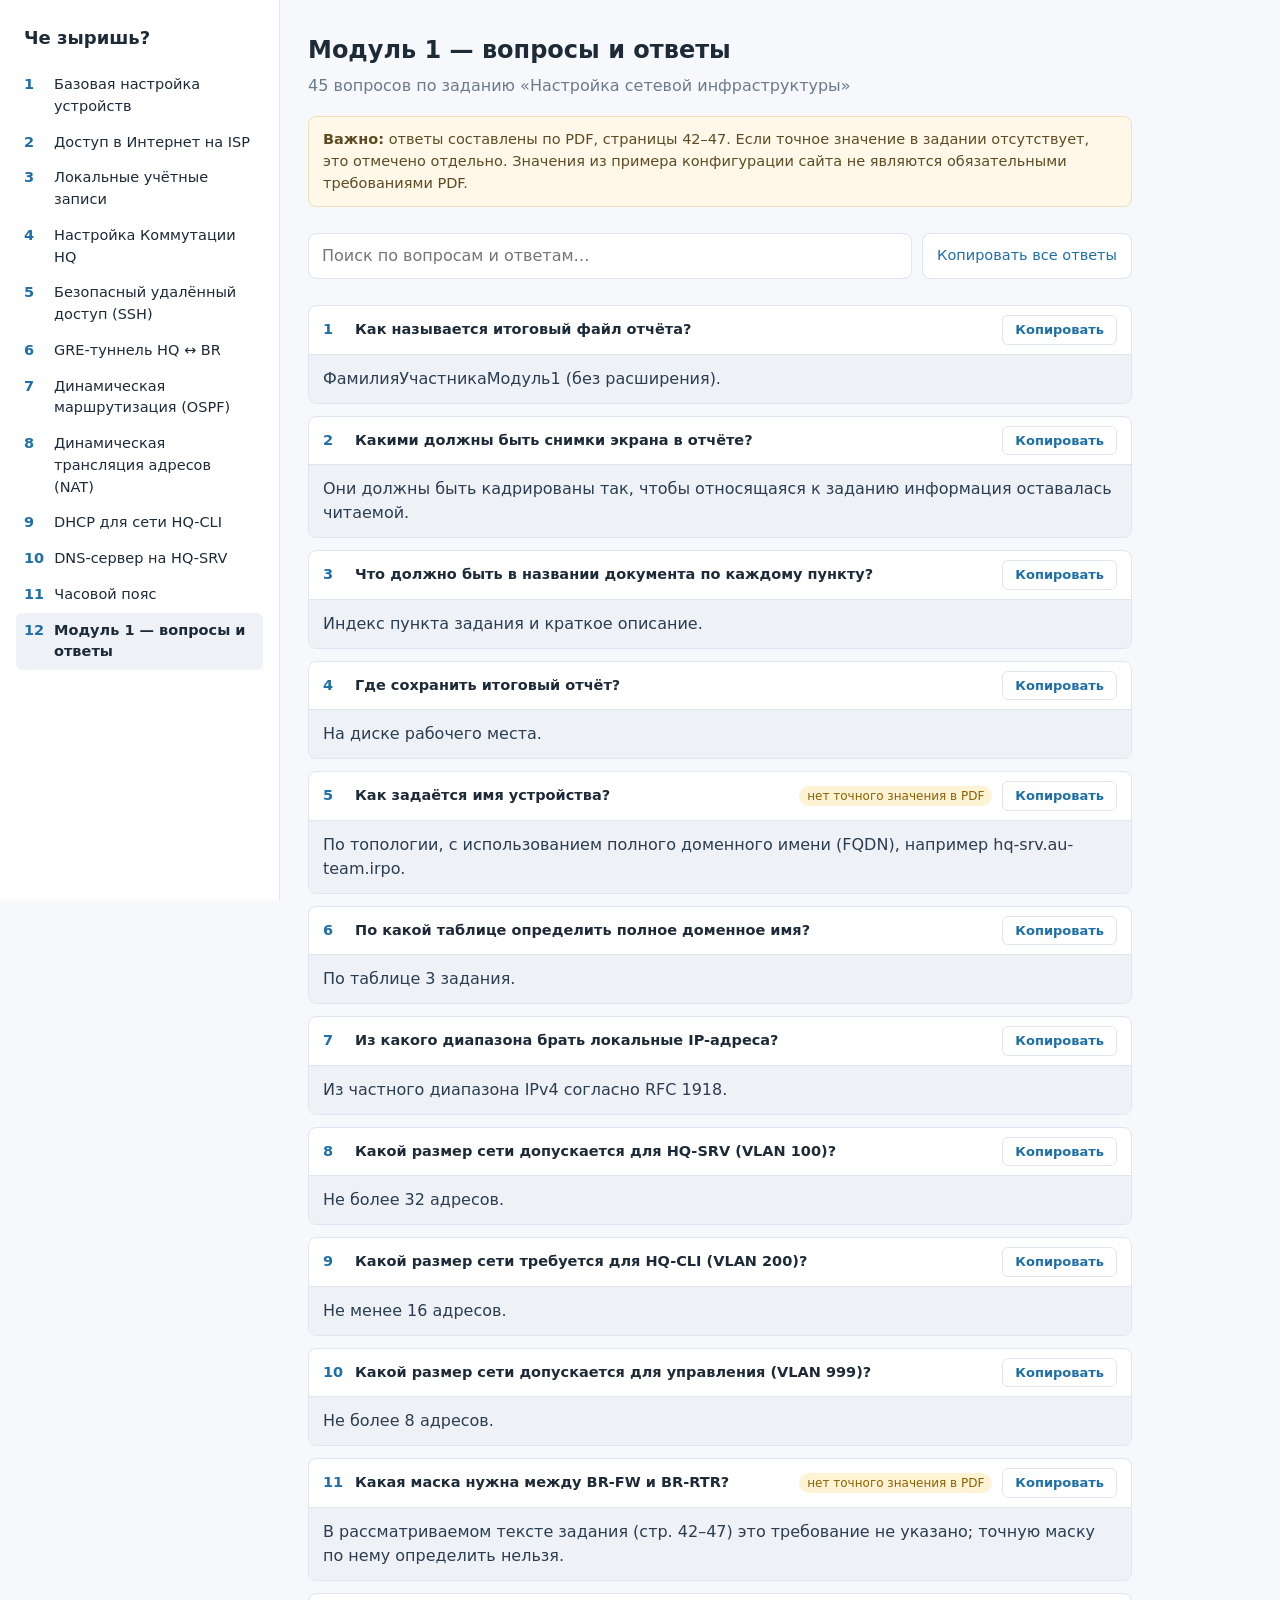
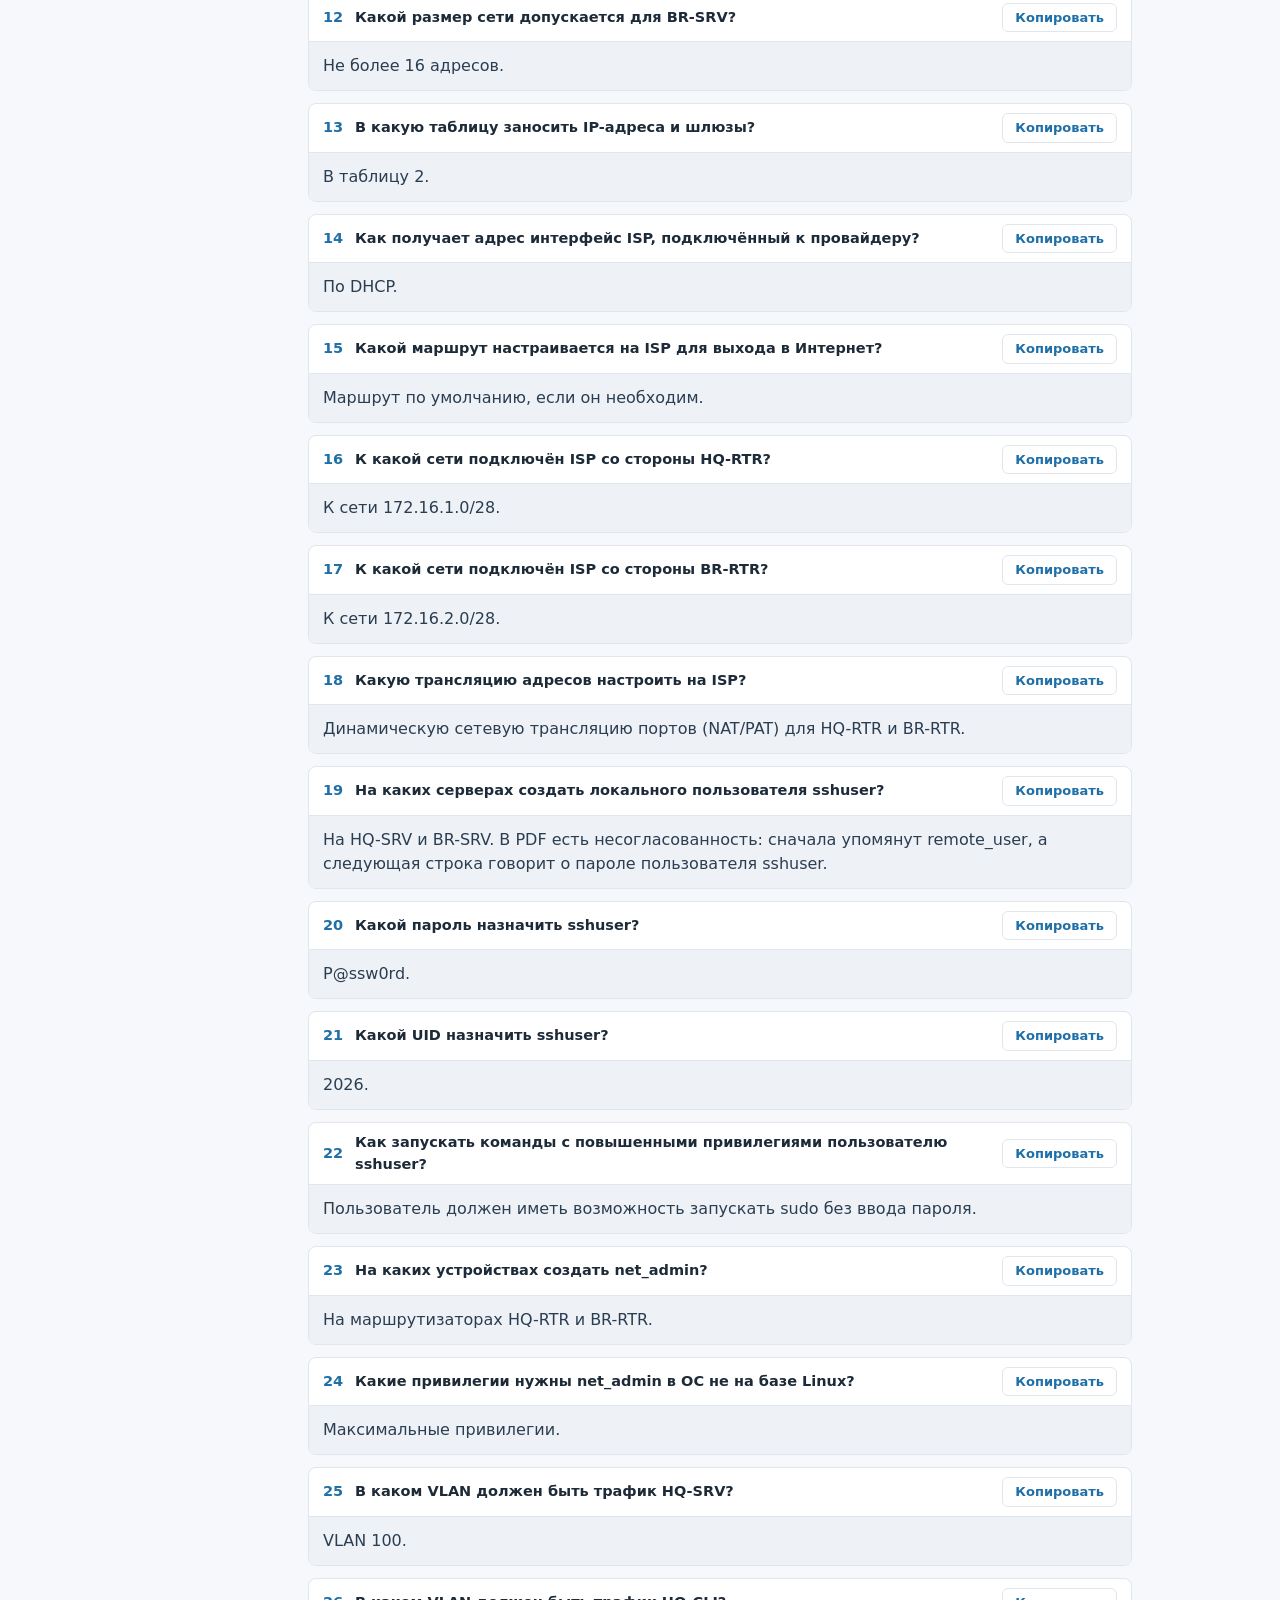
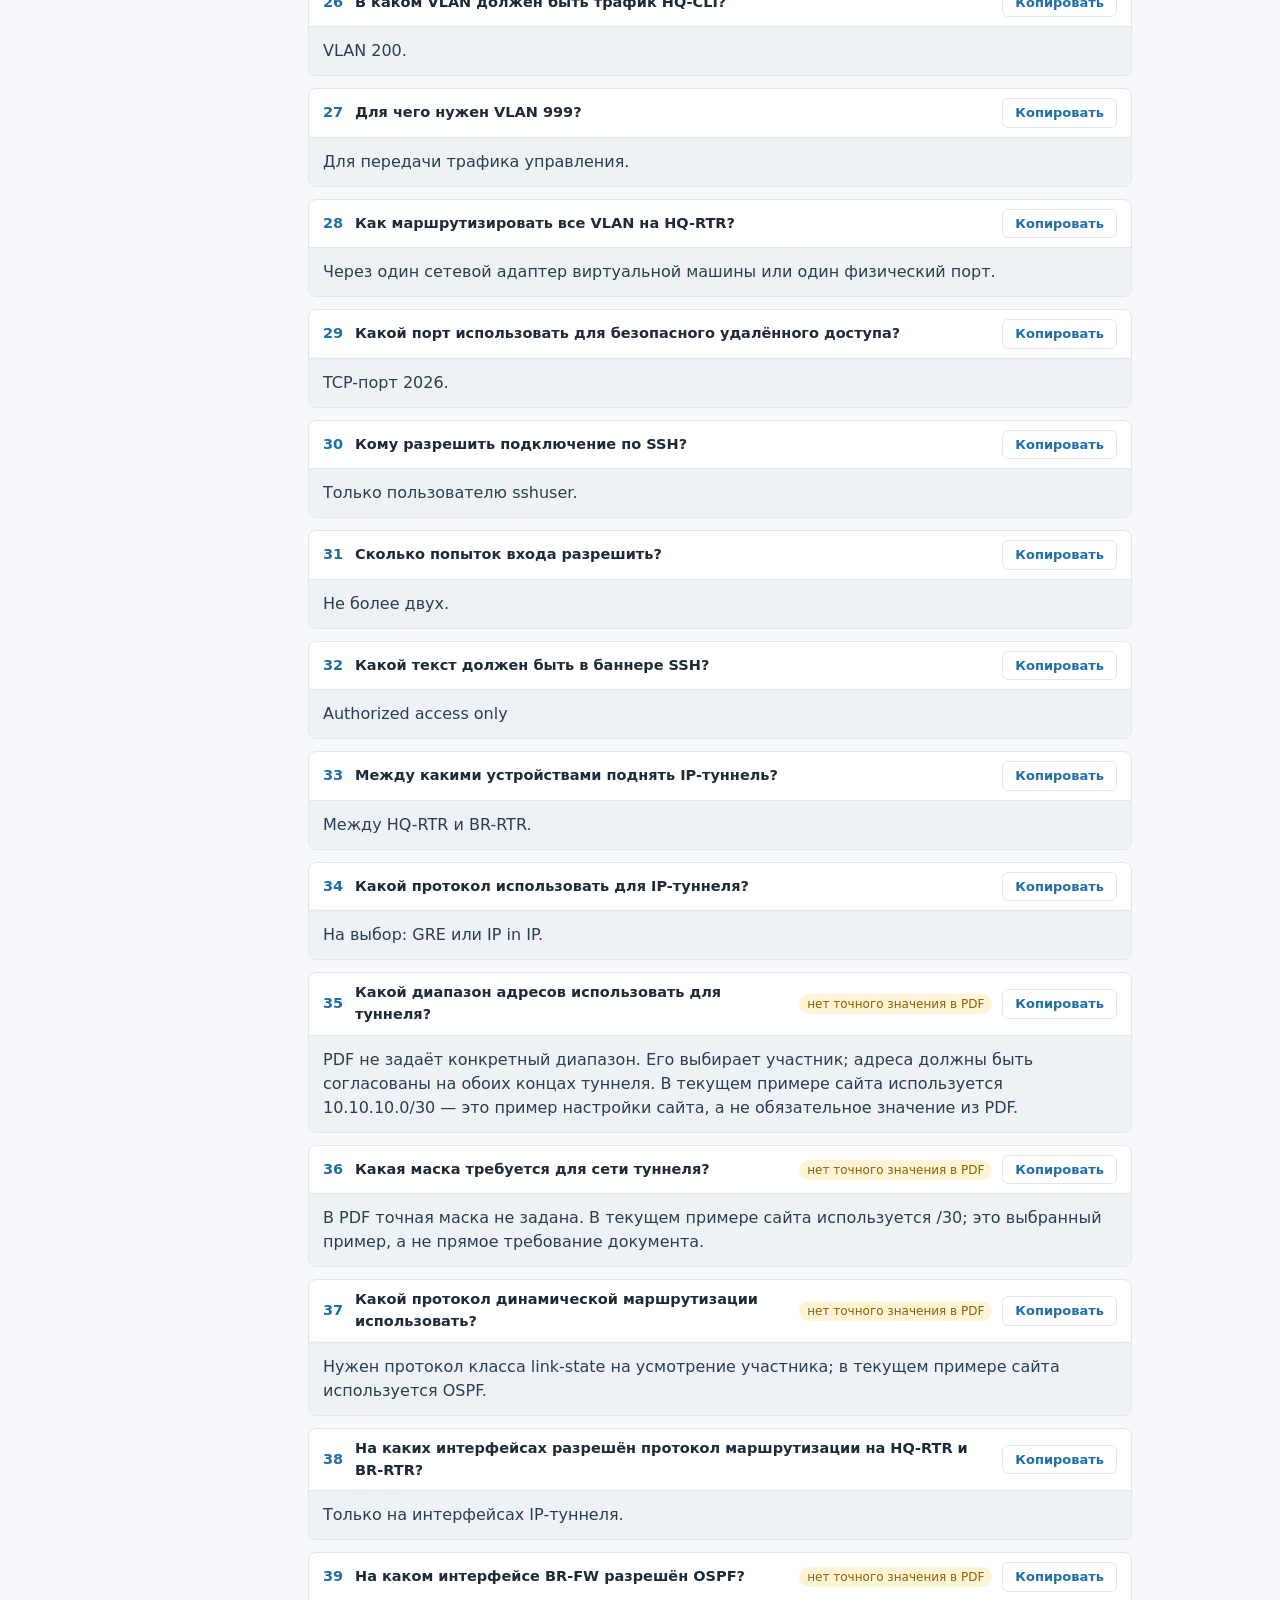
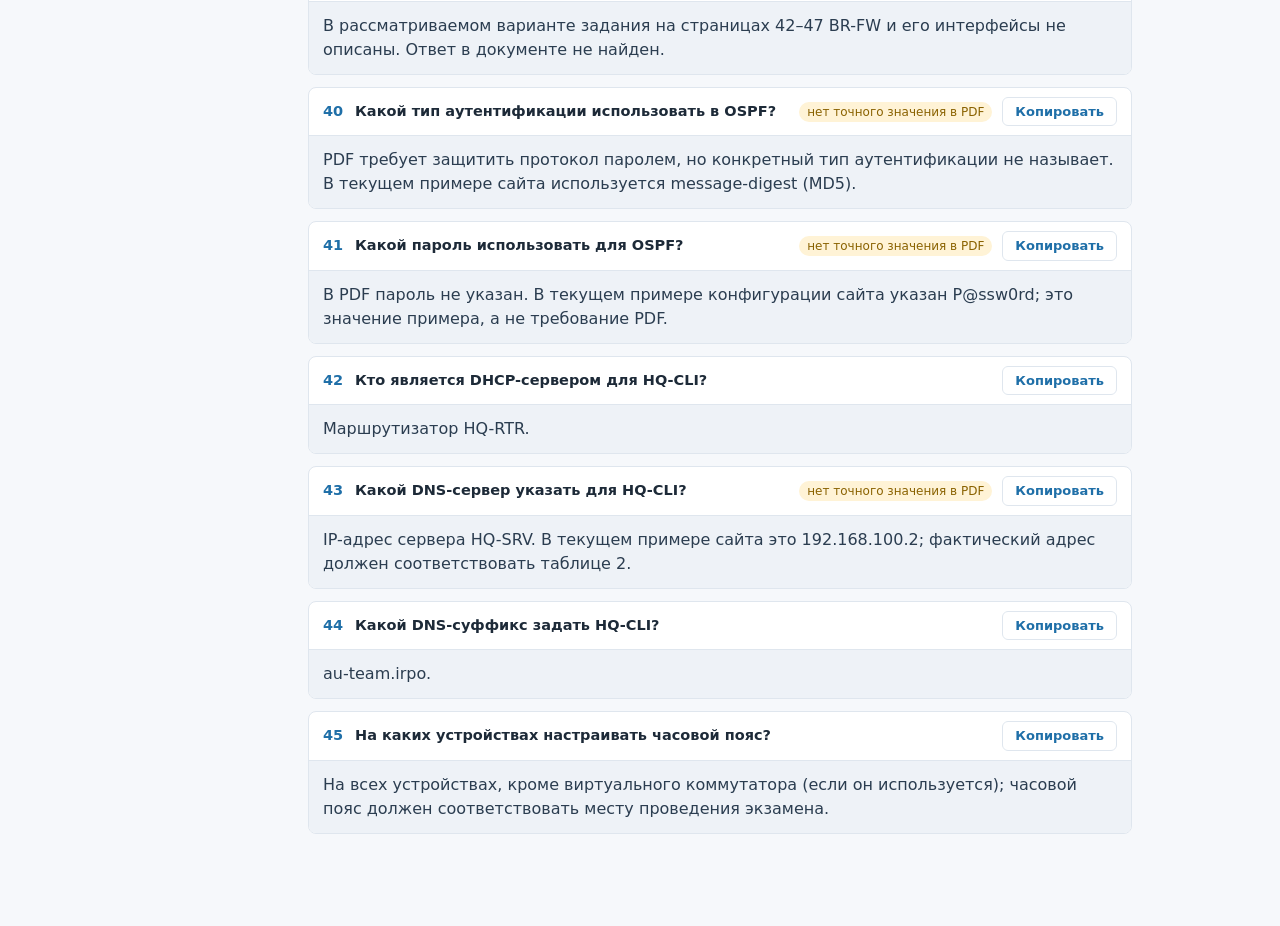
<file: module1.html>
<!doctype html><html lang="ru"><head><meta charset="utf-8"><meta name="viewport" content="width=device-width,initial-scale=1"><title>Модуль 1 — вопросы и ответы · nnp26</title><style>
:root{--bg:#f6f8fb;--ink:#1d2a38;--mut:#6b7b8c;--acc:#1f6fa8;--line:#dfe6ee;--code:#eef2f7}
*{box-sizing:border-box}body{margin:0;font:16px/1.5 "Segoe UI",system-ui,sans-serif;color:var(--ink);background:var(--bg);display:flex}
nav{position:sticky;top:0;height:100vh;width:280px;flex:none;overflow:auto;padding:24px 16px;border-right:1px solid var(--line);background:#fff}
nav h1{font-size:18px;margin:0 8px 16px}nav a{display:flex;gap:10px;padding:7px 8px;color:var(--ink);text-decoration:none;border-radius:6px;font-size:14.5px}
nav a:hover,nav a:focus-visible{background:var(--code);outline:0}nav b{color:var(--acc);min-width:20px}
nav a.cur{background:var(--code);font-weight:600}
main{flex:1;min-width:0;max-width:880px;padding:32px 28px 80px}
h2{font-size:24px;margin:0 0 6px}.sub{margin:0 0 18px;color:var(--mut)}
.note{background:#fff8e8;border:1px solid #f0dfb8;border-radius:8px;padding:12px 14px;margin:0 0 18px;color:#5d4b24;font-size:14.5px}
.tools{display:flex;gap:10px;flex-wrap:wrap;margin-bottom:18px;position:sticky;top:0;background:var(--bg);padding:8px 0;z-index:2}
.tools input{flex:1;min-width:200px;padding:10px 13px;border:1px solid var(--line);border-radius:8px;font:inherit;background:#fff;color:var(--ink)}
.tools input:focus{outline:2px solid var(--acc);outline-offset:-1px}
button{font:inherit;font-size:13px;color:var(--acc);background:#fff;border:1px solid var(--line);border-radius:6px;padding:4px 12px;cursor:pointer}
button:hover,button:focus-visible{background:var(--code)}
.tools button{font-size:14.5px;padding:8px 14px;border-radius:8px}
.blk{background:#fff;border:1px solid var(--line);border-radius:8px;margin-bottom:12px;overflow:hidden}
h3{margin:0;padding:9px 14px;font-size:14.5px;font-weight:600;border-bottom:1px solid var(--line);display:flex;gap:10px;align-items:center}
h3 .n{color:var(--acc);min-width:22px}h3 .q{flex:1;min-width:0}
h3 em{font-style:normal;font-weight:400;font-size:12px;color:#8a6200;background:#fff3d6;padding:1px 8px;border-radius:10px;white-space:nowrap}
h3 button{margin-left:auto;flex:none}
.a{margin:0;padding:12px 14px;background:var(--code);color:#2b3d50}
.empty{display:none;color:var(--mut);padding:20px 0;text-align:center}
.hidden{display:none}
@media(max-width:760px){body{display:block}nav{position:static;height:auto;width:auto;display:flex;flex-wrap:wrap;gap:4px;border:0;border-bottom:1px solid var(--line)}nav h1{width:100%}main{padding:20px 14px}h3{flex-wrap:wrap}h3 .q{flex-basis:calc(100% - 40px)}h3 button{margin-left:32px}}
</style></head><body><nav><h1>Че зыришь?</h1><a href="index.html#t1"><b>1</b>Базовая настройка устройств</a><a href="index.html#t2"><b>2</b>Доступ в Интернет на ISP</a><a href="index.html#t3"><b>3</b>Локальные учётные записи</a><a href="index.html#t4"><b>4</b>Настройка Коммутации HQ</a><a href="index.html#t5"><b>5</b>Безопасный удалённый доступ (SSH)</a><a href="index.html#t6"><b>6</b>GRE-туннель HQ ↔ BR</a><a href="index.html#t7"><b>7</b>Динамическая маршрутизация (OSPF)</a><a href="index.html#t8"><b>8</b>Динамическая трансляция адресов (NAT)</a><a href="index.html#t9"><b>9</b>DHCP для сети HQ-CLI</a><a href="index.html#t10"><b>10</b>DNS-сервер на HQ-SRV</a><a href="index.html#t11"><b>11</b>Часовой пояс</a><a href="module1.html" class="cur" aria-current="page"><b>12</b>Модуль 1 — вопросы и ответы</a></nav><main>
<h2>Модуль 1 — вопросы и ответы</h2><p class="sub">45 вопросов по заданию «Настройка сетевой инфраструктуры»</p>
<div class="note"><b>Важно:</b> ответы составлены по PDF, страницы 42–47. Если точное значение в задании отсутствует, это отмечено отдельно. Значения из примера конфигурации сайта не являются обязательными требованиями PDF.</div>
<div class="tools"><input id="search" type="search" placeholder="Поиск по вопросам и ответам…" autocomplete="off"><button type="button" id="copyall">Копировать все ответы</button></div>
<div id="list"><div class="blk qa"><h3><span class="n">1</span><span class="q">Как называется итоговый файл отчёта?</span><button type="button" class="cp">Копировать</button></h3><p class="a">ФамилияУчастникаМодуль1 (без расширения).</p></div><div class="blk qa"><h3><span class="n">2</span><span class="q">Какими должны быть снимки экрана в отчёте?</span><button type="button" class="cp">Копировать</button></h3><p class="a">Они должны быть кадрированы так, чтобы относящаяся к заданию информация оставалась читаемой.</p></div><div class="blk qa"><h3><span class="n">3</span><span class="q">Что должно быть в названии документа по каждому пункту?</span><button type="button" class="cp">Копировать</button></h3><p class="a">Индекс пункта задания и краткое описание.</p></div><div class="blk qa"><h3><span class="n">4</span><span class="q">Где сохранить итоговый отчёт?</span><button type="button" class="cp">Копировать</button></h3><p class="a">На диске рабочего места.</p></div><div class="blk qa"><h3><span class="n">5</span><span class="q">Как задаётся имя устройства?</span><em>нет точного значения в PDF</em><button type="button" class="cp">Копировать</button></h3><p class="a">По топологии, с использованием полного доменного имени (FQDN), например hq-srv.au-team.irpo.</p></div><div class="blk qa"><h3><span class="n">6</span><span class="q">По какой таблице определить полное доменное имя?</span><button type="button" class="cp">Копировать</button></h3><p class="a">По таблице 3 задания.</p></div><div class="blk qa"><h3><span class="n">7</span><span class="q">Из какого диапазона брать локальные IP-адреса?</span><button type="button" class="cp">Копировать</button></h3><p class="a">Из частного диапазона IPv4 согласно RFC 1918.</p></div><div class="blk qa"><h3><span class="n">8</span><span class="q">Какой размер сети допускается для HQ-SRV (VLAN 100)?</span><button type="button" class="cp">Копировать</button></h3><p class="a">Не более 32 адресов.</p></div><div class="blk qa"><h3><span class="n">9</span><span class="q">Какой размер сети требуется для HQ-CLI (VLAN 200)?</span><button type="button" class="cp">Копировать</button></h3><p class="a">Не менее 16 адресов.</p></div><div class="blk qa"><h3><span class="n">10</span><span class="q">Какой размер сети допускается для управления (VLAN 999)?</span><button type="button" class="cp">Копировать</button></h3><p class="a">Не более 8 адресов.</p></div><div class="blk qa"><h3><span class="n">11</span><span class="q">Какая маска нужна между BR-FW и BR-RTR?</span><em>нет точного значения в PDF</em><button type="button" class="cp">Копировать</button></h3><p class="a">В рассматриваемом тексте задания (стр. 42–47) это требование не указано; точную маску по нему определить нельзя.</p></div><div class="blk qa"><h3><span class="n">12</span><span class="q">Какой размер сети допускается для BR-SRV?</span><button type="button" class="cp">Копировать</button></h3><p class="a">Не более 16 адресов.</p></div><div class="blk qa"><h3><span class="n">13</span><span class="q">В какую таблицу заносить IP-адреса и шлюзы?</span><button type="button" class="cp">Копировать</button></h3><p class="a">В таблицу 2.</p></div><div class="blk qa"><h3><span class="n">14</span><span class="q">Как получает адрес интерфейс ISP, подключённый к провайдеру?</span><button type="button" class="cp">Копировать</button></h3><p class="a">По DHCP.</p></div><div class="blk qa"><h3><span class="n">15</span><span class="q">Какой маршрут настраивается на ISP для выхода в Интернет?</span><button type="button" class="cp">Копировать</button></h3><p class="a">Маршрут по умолчанию, если он необходим.</p></div><div class="blk qa"><h3><span class="n">16</span><span class="q">К какой сети подключён ISP со стороны HQ-RTR?</span><button type="button" class="cp">Копировать</button></h3><p class="a">К сети 172.16.1.0/28.</p></div><div class="blk qa"><h3><span class="n">17</span><span class="q">К какой сети подключён ISP со стороны BR-RTR?</span><button type="button" class="cp">Копировать</button></h3><p class="a">К сети 172.16.2.0/28.</p></div><div class="blk qa"><h3><span class="n">18</span><span class="q">Какую трансляцию адресов настроить на ISP?</span><button type="button" class="cp">Копировать</button></h3><p class="a">Динамическую сетевую трансляцию портов (NAT/PAT) для HQ-RTR и BR-RTR.</p></div><div class="blk qa"><h3><span class="n">19</span><span class="q">На каких серверах создать локального пользователя sshuser?</span><button type="button" class="cp">Копировать</button></h3><p class="a">На HQ-SRV и BR-SRV. В PDF есть несогласованность: сначала упомянут remote_user, а следующая строка говорит о пароле пользователя sshuser.</p></div><div class="blk qa"><h3><span class="n">20</span><span class="q">Какой пароль назначить sshuser?</span><button type="button" class="cp">Копировать</button></h3><p class="a">P@ssw0rd.</p></div><div class="blk qa"><h3><span class="n">21</span><span class="q">Какой UID назначить sshuser?</span><button type="button" class="cp">Копировать</button></h3><p class="a">2026.</p></div><div class="blk qa"><h3><span class="n">22</span><span class="q">Как запускать команды с повышенными привилегиями пользователю sshuser?</span><button type="button" class="cp">Копировать</button></h3><p class="a">Пользователь должен иметь возможность запускать sudo без ввода пароля.</p></div><div class="blk qa"><h3><span class="n">23</span><span class="q">На каких устройствах создать net_admin?</span><button type="button" class="cp">Копировать</button></h3><p class="a">На маршрутизаторах HQ-RTR и BR-RTR.</p></div><div class="blk qa"><h3><span class="n">24</span><span class="q">Какие привилегии нужны net_admin в ОС не на базе Linux?</span><button type="button" class="cp">Копировать</button></h3><p class="a">Максимальные привилегии.</p></div><div class="blk qa"><h3><span class="n">25</span><span class="q">В каком VLAN должен быть трафик HQ-SRV?</span><button type="button" class="cp">Копировать</button></h3><p class="a">VLAN 100.</p></div><div class="blk qa"><h3><span class="n">26</span><span class="q">В каком VLAN должен быть трафик HQ-CLI?</span><button type="button" class="cp">Копировать</button></h3><p class="a">VLAN 200.</p></div><div class="blk qa"><h3><span class="n">27</span><span class="q">Для чего нужен VLAN 999?</span><button type="button" class="cp">Копировать</button></h3><p class="a">Для передачи трафика управления.</p></div><div class="blk qa"><h3><span class="n">28</span><span class="q">Как маршрутизировать все VLAN на HQ-RTR?</span><button type="button" class="cp">Копировать</button></h3><p class="a">Через один сетевой адаптер виртуальной машины или один физический порт.</p></div><div class="blk qa"><h3><span class="n">29</span><span class="q">Какой порт использовать для безопасного удалённого доступа?</span><button type="button" class="cp">Копировать</button></h3><p class="a">TCP-порт 2026.</p></div><div class="blk qa"><h3><span class="n">30</span><span class="q">Кому разрешить подключение по SSH?</span><button type="button" class="cp">Копировать</button></h3><p class="a">Только пользователю sshuser.</p></div><div class="blk qa"><h3><span class="n">31</span><span class="q">Сколько попыток входа разрешить?</span><button type="button" class="cp">Копировать</button></h3><p class="a">Не более двух.</p></div><div class="blk qa"><h3><span class="n">32</span><span class="q">Какой текст должен быть в баннере SSH?</span><button type="button" class="cp">Копировать</button></h3><p class="a">Authorized access only</p></div><div class="blk qa"><h3><span class="n">33</span><span class="q">Между какими устройствами поднять IP-туннель?</span><button type="button" class="cp">Копировать</button></h3><p class="a">Между HQ-RTR и BR-RTR.</p></div><div class="blk qa"><h3><span class="n">34</span><span class="q">Какой протокол использовать для IP-туннеля?</span><button type="button" class="cp">Копировать</button></h3><p class="a">На выбор: GRE или IP in IP.</p></div><div class="blk qa"><h3><span class="n">35</span><span class="q">Какой диапазон адресов использовать для туннеля?</span><em>нет точного значения в PDF</em><button type="button" class="cp">Копировать</button></h3><p class="a">PDF не задаёт конкретный диапазон. Его выбирает участник; адреса должны быть согласованы на обоих концах туннеля. В текущем примере сайта используется 10.10.10.0/30 — это пример настройки сайта, а не обязательное значение из PDF.</p></div><div class="blk qa"><h3><span class="n">36</span><span class="q">Какая маска требуется для сети туннеля?</span><em>нет точного значения в PDF</em><button type="button" class="cp">Копировать</button></h3><p class="a">В PDF точная маска не задана. В текущем примере сайта используется /30; это выбранный пример, а не прямое требование документа.</p></div><div class="blk qa"><h3><span class="n">37</span><span class="q">Какой протокол динамической маршрутизации использовать?</span><em>нет точного значения в PDF</em><button type="button" class="cp">Копировать</button></h3><p class="a">Нужен протокол класса link-state на усмотрение участника; в текущем примере сайта используется OSPF.</p></div><div class="blk qa"><h3><span class="n">38</span><span class="q">На каких интерфейсах разрешён протокол маршрутизации на HQ-RTR и BR-RTR?</span><button type="button" class="cp">Копировать</button></h3><p class="a">Только на интерфейсах IP-туннеля.</p></div><div class="blk qa"><h3><span class="n">39</span><span class="q">На каком интерфейсе BR-FW разрешён OSPF?</span><em>нет точного значения в PDF</em><button type="button" class="cp">Копировать</button></h3><p class="a">В рассматриваемом варианте задания на страницах 42–47 BR-FW и его интерфейсы не описаны. Ответ в документе не найден.</p></div><div class="blk qa"><h3><span class="n">40</span><span class="q">Какой тип аутентификации использовать в OSPF?</span><em>нет точного значения в PDF</em><button type="button" class="cp">Копировать</button></h3><p class="a">PDF требует защитить протокол паролем, но конкретный тип аутентификации не называет. В текущем примере сайта используется message-digest (MD5).</p></div><div class="blk qa"><h3><span class="n">41</span><span class="q">Какой пароль использовать для OSPF?</span><em>нет точного значения в PDF</em><button type="button" class="cp">Копировать</button></h3><p class="a">В PDF пароль не указан. В текущем примере конфигурации сайта указан P@ssw0rd; это значение примера, а не требование PDF.</p></div><div class="blk qa"><h3><span class="n">42</span><span class="q">Кто является DHCP-сервером для HQ-CLI?</span><button type="button" class="cp">Копировать</button></h3><p class="a">Маршрутизатор HQ-RTR.</p></div><div class="blk qa"><h3><span class="n">43</span><span class="q">Какой DNS-сервер указать для HQ-CLI?</span><em>нет точного значения в PDF</em><button type="button" class="cp">Копировать</button></h3><p class="a">IP-адрес сервера HQ-SRV. В текущем примере сайта это 192.168.100.2; фактический адрес должен соответствовать таблице 2.</p></div><div class="blk qa"><h3><span class="n">44</span><span class="q">Какой DNS-суффикс задать HQ-CLI?</span><button type="button" class="cp">Копировать</button></h3><p class="a">au-team.irpo.</p></div><div class="blk qa"><h3><span class="n">45</span><span class="q">На каких устройствах настраивать часовой пояс?</span><button type="button" class="cp">Копировать</button></h3><p class="a">На всех устройствах, кроме виртуального коммутатора (если он используется); часовой пояс должен соответствовать месту проведения экзамена.</p></div></div><p class="empty" id="empty">Ничего не найдено</p>
</main>
<script>
const $=s=>document.querySelector(s),cards=[...document.querySelectorAll('.qa')];
function copy(t,btn,ok){
  const done=()=>{const o=btn.dataset.o||btn.textContent;btn.dataset.o=o;btn.textContent=ok;setTimeout(()=>btn.textContent=o,1500)};
  const fallback=()=>{const x=document.createElement('textarea');x.value=t;x.style.position='fixed';x.style.opacity='0';document.body.appendChild(x);x.select();try{document.execCommand('copy');done()}catch(e){btn.textContent='Ошибка'}x.remove()};
  (navigator.clipboard?navigator.clipboard.writeText(t).then(done,fallback):fallback());
}
const txt=c=>c.querySelector('.n').textContent+'. '+c.querySelector('.q').textContent+' — '+c.querySelector('.a').textContent;
cards.forEach(c=>c.querySelector('.cp').onclick=e=>copy(c.querySelector('.a').textContent,e.target,'Скопировано'));
$('#copyall').onclick=e=>copy(cards.filter(c=>!c.classList.contains('hidden')).map(txt).join('\n'),e.target,'Скопировано');
$('#search').addEventListener('input',e=>{
  const q=e.target.value.trim().toLowerCase();let shown=0;
  cards.forEach(c=>{const m=!q||c.textContent.toLowerCase().includes(q);c.classList.toggle('hidden',!m);if(m)shown++});
  $('#empty').style.display=shown?'none':'block';
});
</script></body></html>
</file>
